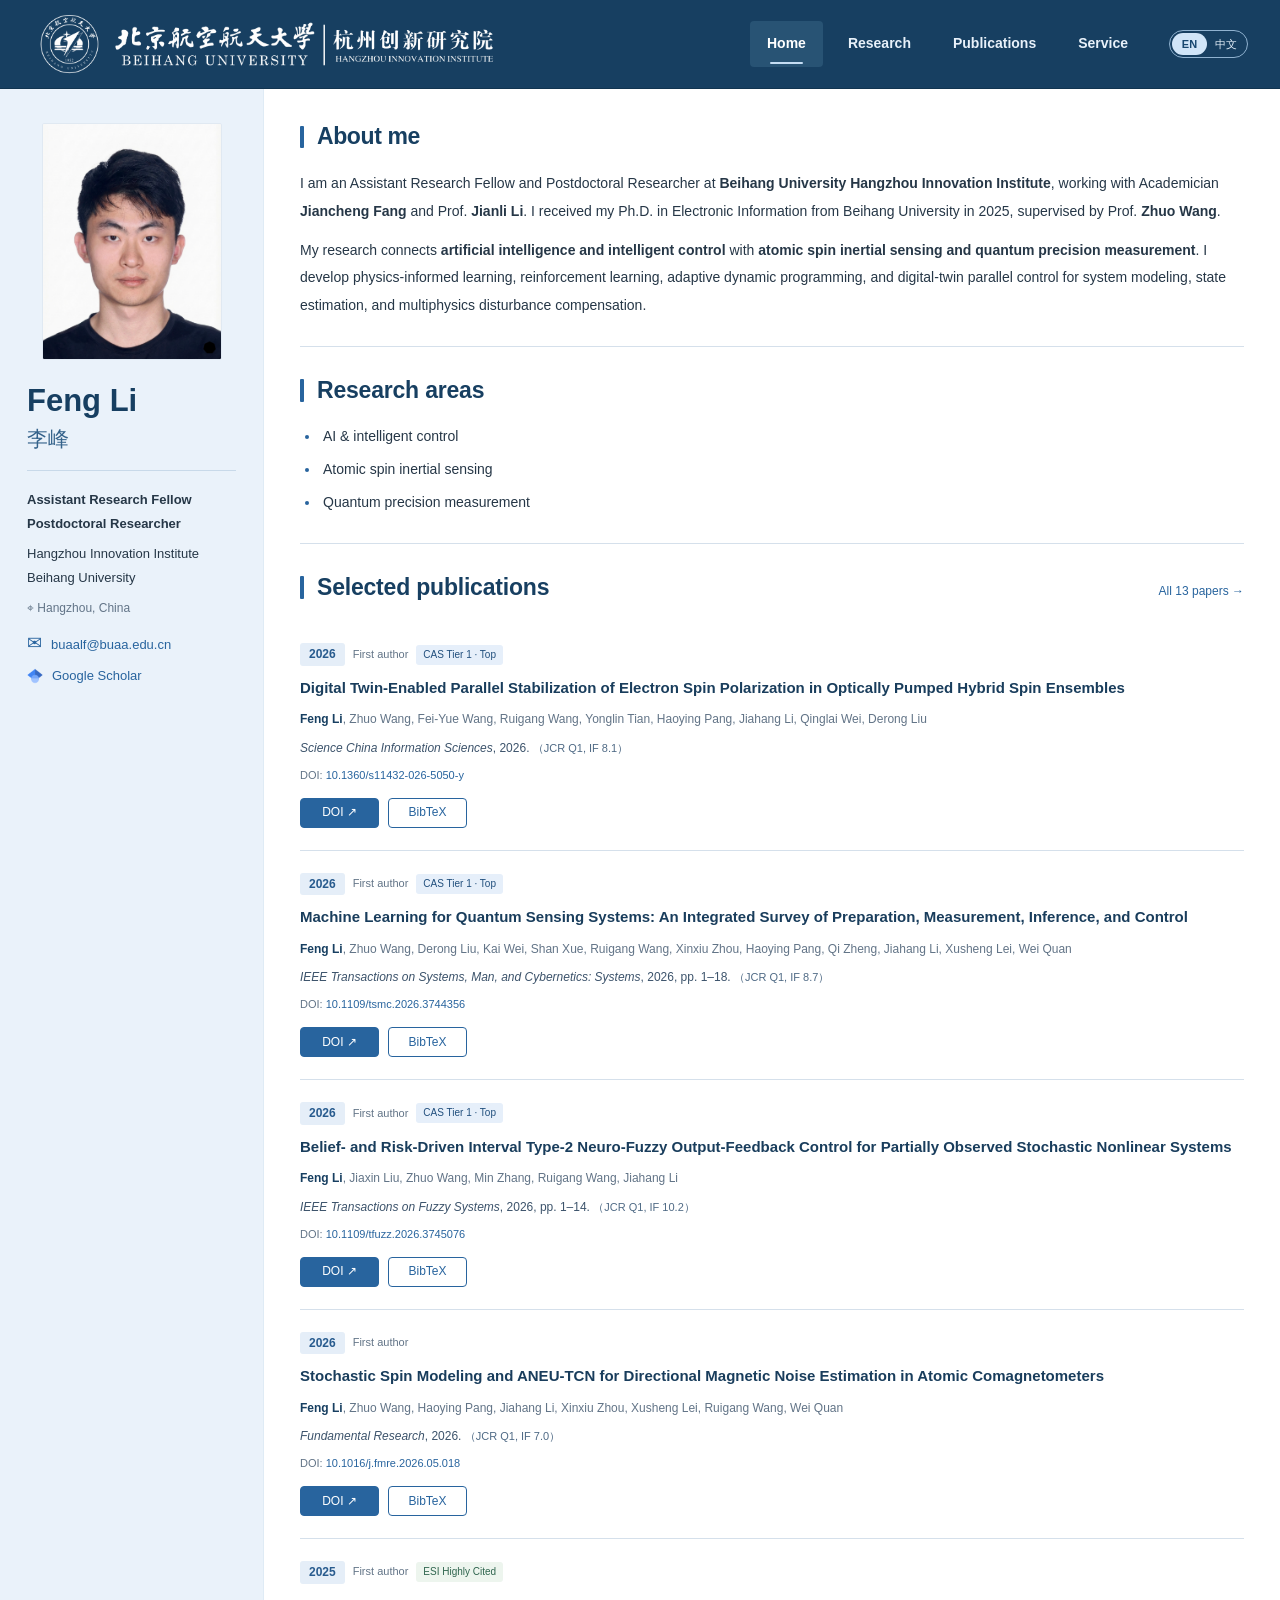
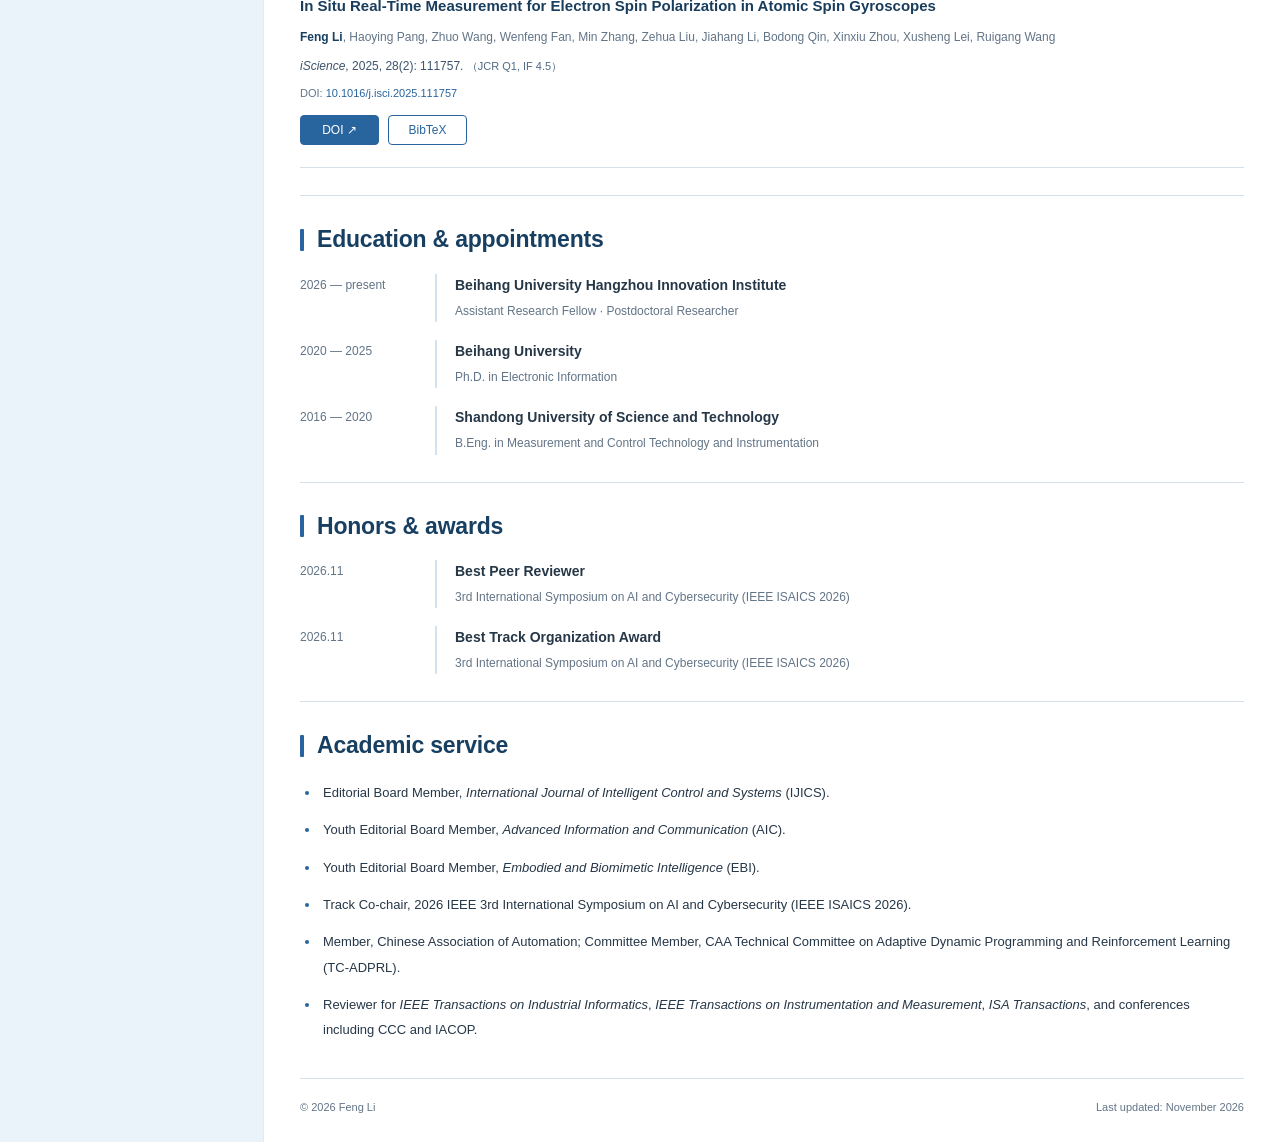
<file: index.html>
<!doctype html>
<html lang="en"><head><meta charset="utf-8"><meta name="viewport" content="width=device-width,initial-scale=1">
<title>Feng Li | Beihang University</title><meta name="description" content="Feng Li (李峰), Assistant Research Fellow and Postdoctoral Researcher at Beihang University Hangzhou Innovation Institute. AI, intelligent control, and quantum precision sensing.">
<link rel="icon" href="assets/beihang-seal.jpg?v=5301e7c4b6" type="image/jpeg" sizes="451x451"><link rel="icon" href="assets/favicon.svg?v=5301e7c4b6" type="image/svg+xml" sizes="any"><link rel="stylesheet" href="assets/style.css?v=7f55d94847">
<script>try{document.documentElement.lang=localStorage.getItem('feng-li-language')==='zh'?'zh':'en'}catch{}</script>
<script defer src="assets/publications.js?v=6a8e5cdddd"></script><script defer src="assets/main.js?v=169845bc36"></script>
<meta property="og:title" content="Feng Li | Beihang University"><meta property="og:description" content="Artificial intelligence, intelligent control, and quantum precision sensing."><meta property="og:type" content="website"><meta property="og:image" content="https://fonx1997.github.io/assets/portrait.jpg">
<link rel="canonical" href="https://fonx1997.github.io/"></head>
<body data-page="home"><a class="skip-link" href="#main"><span data-lang="en">Skip to content</span><span data-lang="zh">跳转到正文</span></a>
<header class="site-header"><div class="header-inner"><div class="institution-brands" role="group" aria-label="所属单位 / Affiliated institutions">
        <img class="institution-logo" src="assets/beihang-hzii-logo.png" width="2745" height="416" alt="">
        <a class="institution-link university-brand" href="https://www.buaa.edu.cn/" target="_blank" rel="noopener noreferrer" aria-label="北京航空航天大学 / Beihang University"></a>
        <a class="institution-link institute-brand" href="https://hzii.buaa.edu.cn/" target="_blank" rel="noopener noreferrer" aria-label="北京航空航天大学杭州创新研究院 / Beihang University Hangzhou Innovation Institute"></a>
      </div><nav aria-label="Main navigation"><a href="index.html" data-nav="home" aria-current="page"><span data-lang="en">Home</span><span data-lang="zh">首页</span></a><a href="research.html" data-nav="research"><span data-lang="en">Research</span><span data-lang="zh">研究方向</span></a><a href="publications.html" data-nav="publications"><span data-lang="en">Publications</span><span data-lang="zh">学术论文</span></a><a href="index.html#service" data-nav="service"><span data-lang="en">Service</span><span data-lang="zh">学术服务</span></a></nav>
<div class="language-switch" role="group" aria-label="Website language"><button type="button" data-set-language="en" aria-label="Read in English">EN</button><button type="button" data-set-language="zh" aria-label="切换为中文">中文</button></div></div></header>
<div class="site-layout"><aside class="profile" aria-label="Researcher profile"><div class="profile-inner">
      <a class="portrait-link" href="index.html" aria-label="Feng Li homepage"><img class="portrait" src="assets/portrait.jpg" width="180" height="237" alt="Feng Li / 李峰"></a>
      <a class="profile-name" href="index.html"><span data-lang="en">Feng Li <span class="name-zh">李峰</span></span><span data-lang="zh">李峰 <span class="name-zh">Feng Li</span></span></a>
      <p class="profile-role"><span data-lang="en">Assistant Research Fellow<br> Postdoctoral Researcher</span><span data-lang="zh">助理研究员（博士后）</span></p>
      <p class="profile-affiliation"><span data-lang="en">Hangzhou Innovation Institute<br> Beihang University</span><span data-lang="zh">北京航空航天大学<br> 杭州创新研究院</span></p>
      <p class="location"><span aria-hidden="true">⌖</span> <span data-lang="en">Hangzhou, China</span><span data-lang="zh">中国 · 杭州</span></p>
      <div class="profile-links">
        <a href="mailto:buaalf@buaa.edu.cn"><span aria-hidden="true">✉</span> buaalf@buaa.edu.cn</a>
        <a href="https://scholar.google.com.hk/citations?hl=zh-CN&amp;user=TNCvefQAAAAJ&amp;view_op=list_works&amp;sortby=pubdate" target="_blank" rel="noopener noreferrer" class="scholar-link"><img class="scholar-icon" src="assets/google-scholar.png" width="16" height="16" alt=""><span data-lang="en">Google Scholar</span><span data-lang="zh">谷歌学术</span></a>
      </div>
    </div></aside><div class="content-column">
<main id="main"><section id="about"><div class="section-title"><h1><span data-lang="en">About me</span><span data-lang="zh">学术简介</span></h1></div><div data-lang="en"><p>I am an Assistant Research Fellow and Postdoctoral Researcher at <strong>Beihang University Hangzhou Innovation Institute</strong>, working with Academician <strong>Jiancheng Fang</strong> and Prof. <strong>Jianli Li</strong>. I received my Ph.D. in Electronic Information from Beihang University in 2025, supervised by Prof. <strong>Zhuo Wang</strong>.</p><p>My research connects <strong>artificial intelligence and intelligent control</strong> with <strong>atomic spin inertial sensing and quantum precision measurement</strong>. I develop physics-informed learning, reinforcement learning, adaptive dynamic programming, and digital-twin parallel control for system modeling, state estimation, and multiphysics disturbance compensation.</p></div><div data-lang="zh"><p>我现任<strong>北京航空航天大学杭州创新研究院助理研究员（博士后）</strong>，合作导师为<strong>房建成院士、李建利教授</strong>。2025 年获北京航空航天大学电子信息博士学位，博士生导师为<strong>王卓教授</strong>。</p><p>我的研究围绕<strong>人工智能与智能控制算法</strong>及其在<strong>原子自旋惯性测量、量子精密测量</strong>中的应用展开，重点研究物理约束深度学习、强化学习、自适应动态规划与数字孪生平行控制，开展系统建模、状态估计及多物理场耦合扰动补偿。</p></div></section><section id="research-areas"><div class="section-title"><h2><span data-lang="en">Research areas</span><span data-lang="zh">研究方向</span></h2></div><ul class="home-directions"><li><span data-lang="en">AI & intelligent control</span><span data-lang="zh">人工智能与智能控制</span></li><li><span data-lang="en">Atomic spin inertial sensing</span><span data-lang="zh">原子自旋惯性测量</span></li><li><span data-lang="en">Quantum precision measurement</span><span data-lang="zh">量子精密测量</span></li></ul></section><section><div class="section-title"><h2><span data-lang="en">Selected publications</span><span data-lang="zh">代表性论文</span></h2><a href="publications.html"><span data-lang="en">All 13 papers →</span><span data-lang="zh">全部 13 篇 →</span></a></div><article class="publication" id="paper-scis" data-year="2026" data-search="Digital Twin-Enabled Parallel Stabilization of Electron Spin Polarization in Optically Pumped Hybrid Spin Ensembles Science China Information Sciences first parallel quantum">
      <div class="publication-topline"><span class="publication-year">2026</span><span class="role"><span data-lang="en">First author</span><span data-lang="zh">第一作者</span></span><span class="badge top"><span data-lang="en">CAS Tier 1 · Top</span><span data-lang="zh">中科院一区 Top</span></span></div>
      <h3><a href="https://www.sciengine.com/doi/10.1360/s11432-026-5050-y" target="_blank" rel="noopener noreferrer">Digital Twin-Enabled Parallel Stabilization of Electron Spin Polarization in Optically Pumped Hybrid Spin Ensembles</a></h3><p class="authors"><strong>Feng Li</strong>, Zhuo Wang, Fei-Yue Wang, Ruigang Wang, Yonglin Tian, Haoying Pang, Jiahang Li, Qinglai Wei, Derong Liu</p>
      <p class="journal"><i>Science China Information Sciences</i>, 2026. <span class="metrics">（JCR Q1, IF 8.1）</span></p><p class="publication-doi">DOI: <a href="https://doi.org/10.1360/s11432-026-5050-y" target="_blank" rel="noopener noreferrer">10.1360/s11432-026-5050-y</a></p><div class="publication-actions"><a href="https://doi.org/10.1360/s11432-026-5050-y" target="_blank" rel="noopener noreferrer" class="paper-button">DOI ↗</a><button class="text-button" type="button" data-bibtex="scis">BibTeX</button></div>
    </article><article class="publication" id="paper-tsmcs" data-year="2026" data-search="Machine Learning for Quantum Sensing Systems: An Integrated Survey of Preparation, Measurement, Inference, and Control IEEE Transactions on Systems, Man, and Cybernetics: Systems first learning quantum">
      <div class="publication-topline"><span class="publication-year">2026</span><span class="role"><span data-lang="en">First author</span><span data-lang="zh">第一作者</span></span><span class="badge top"><span data-lang="en">CAS Tier 1 · Top</span><span data-lang="zh">中科院一区 Top</span></span></div>
      <h3><a href="https://doi.org/10.1109/tsmc.2026.3744356" target="_blank" rel="noopener noreferrer">Machine Learning for Quantum Sensing Systems: An Integrated Survey of Preparation, Measurement, Inference, and Control</a></h3><p class="authors"><strong>Feng Li</strong>, Zhuo Wang, Derong Liu, Kai Wei, Shan Xue, Ruigang Wang, Xinxiu Zhou, Haoying Pang, Qi Zheng, Jiahang Li, Xusheng Lei, Wei Quan</p>
      <p class="journal"><i>IEEE Transactions on Systems, Man, and Cybernetics: Systems</i>, 2026, pp. 1–18. <span class="metrics">（JCR Q1, IF 8.7）</span></p><p class="publication-doi">DOI: <a href="https://doi.org/10.1109/tsmc.2026.3744356" target="_blank" rel="noopener noreferrer">10.1109/tsmc.2026.3744356</a></p><div class="publication-actions"><a href="https://doi.org/10.1109/tsmc.2026.3744356" target="_blank" rel="noopener noreferrer" class="paper-button">DOI ↗</a><button class="text-button" type="button" data-bibtex="tsmcs">BibTeX</button></div>
    </article><article class="publication" id="paper-tfs" data-year="2026" data-search="Belief- and Risk-Driven Interval Type-2 Neuro-Fuzzy Output-Feedback Control for Partially Observed Stochastic Nonlinear Systems IEEE Transactions on Fuzzy Systems first learning control">
      <div class="publication-topline"><span class="publication-year">2026</span><span class="role"><span data-lang="en">First author</span><span data-lang="zh">第一作者</span></span><span class="badge top"><span data-lang="en">CAS Tier 1 · Top</span><span data-lang="zh">中科院一区 Top</span></span></div>
      <h3><a href="https://doi.org/10.1109/tfuzz.2026.3745076" target="_blank" rel="noopener noreferrer">Belief- and Risk-Driven Interval Type-2 Neuro-Fuzzy Output-Feedback Control for Partially Observed Stochastic Nonlinear Systems</a></h3><p class="authors"><strong>Feng Li</strong>, Jiaxin Liu, Zhuo Wang, Min Zhang, Ruigang Wang, Jiahang Li</p>
      <p class="journal"><i>IEEE Transactions on Fuzzy Systems</i>, 2026, pp. 1–14. <span class="metrics">（JCR Q1, IF 10.2）</span></p><p class="publication-doi">DOI: <a href="https://doi.org/10.1109/tfuzz.2026.3745076" target="_blank" rel="noopener noreferrer">10.1109/tfuzz.2026.3745076</a></p><div class="publication-actions"><a href="https://doi.org/10.1109/tfuzz.2026.3745076" target="_blank" rel="noopener noreferrer" class="paper-button">DOI ↗</a><button class="text-button" type="button" data-bibtex="tfs">BibTeX</button></div>
    </article><article class="publication" id="paper-fr" data-year="2026" data-search="Stochastic Spin Modeling and ANEU-TCN for Directional Magnetic Noise Estimation in Atomic Comagnetometers Fundamental Research first learning quantum">
      <div class="publication-topline"><span class="publication-year">2026</span><span class="role"><span data-lang="en">First author</span><span data-lang="zh">第一作者</span></span></div>
      <h3><a href="https://doi.org/10.1016/j.fmre.2026.05.018" target="_blank" rel="noopener noreferrer">Stochastic Spin Modeling and ANEU-TCN for Directional Magnetic Noise Estimation in Atomic Comagnetometers</a></h3><p class="authors"><strong>Feng Li</strong>, Zhuo Wang, Haoying Pang, Jiahang Li, Xinxiu Zhou, Xusheng Lei, Ruigang Wang, Wei Quan</p>
      <p class="journal"><i>Fundamental Research</i>, 2026. <span class="metrics">（JCR Q1, IF 7.0）</span></p><p class="publication-doi">DOI: <a href="https://doi.org/10.1016/j.fmre.2026.05.018" target="_blank" rel="noopener noreferrer">10.1016/j.fmre.2026.05.018</a></p><div class="publication-actions"><a href="https://doi.org/10.1016/j.fmre.2026.05.018" target="_blank" rel="noopener noreferrer" class="paper-button">DOI ↗</a><button class="text-button" type="button" data-bibtex="fr">BibTeX</button></div>
    </article><article class="publication" id="paper-iscience" data-year="2025" data-search="In Situ Real-Time Measurement for Electron Spin Polarization in Atomic Spin Gyroscopes iScience first quantum">
      <div class="publication-topline"><span class="publication-year">2025</span><span class="role"><span data-lang="en">First author</span><span data-lang="zh">第一作者</span></span><span class="badge cited"><span data-lang="en">ESI Highly Cited</span><span data-lang="zh">ESI 高被引</span></span></div>
      <h3><a href="https://doi.org/10.1016/j.isci.2025.111757" target="_blank" rel="noopener noreferrer">In Situ Real-Time Measurement for Electron Spin Polarization in Atomic Spin Gyroscopes</a></h3><p class="authors"><strong>Feng Li</strong>, Haoying Pang, Zhuo Wang, Wenfeng Fan, Min Zhang, Zehua Liu, Jiahang Li, Bodong Qin, Xinxiu Zhou, Xusheng Lei, Ruigang Wang</p>
      <p class="journal"><i>iScience</i>, 2025, 28(2): 111757. <span class="metrics">（JCR Q1, IF 4.5）</span></p><p class="publication-doi">DOI: <a href="https://doi.org/10.1016/j.isci.2025.111757" target="_blank" rel="noopener noreferrer">10.1016/j.isci.2025.111757</a></p><div class="publication-actions"><a href="https://doi.org/10.1016/j.isci.2025.111757" target="_blank" rel="noopener noreferrer" class="paper-button">DOI ↗</a><button class="text-button" type="button" data-bibtex="iscience">BibTeX</button></div>
    </article></section><section><div class="section-title"><h2><span data-lang="en">Education & appointments</span><span data-lang="zh">教育及工作经历</span></h2></div><ol class="timeline">
<li><span class="timeline-date">2026 — <span data-lang="en">present</span><span data-lang="zh">至今</span></span><div><h3><span data-lang="en">Beihang University Hangzhou Innovation Institute</span><span data-lang="zh">北京航空航天大学杭州创新研究院</span></h3><p><span data-lang="en">Assistant Research Fellow · Postdoctoral Researcher</span><span data-lang="zh">助理研究员（博士后）</span></p></div></li>
<li><span class="timeline-date">2020 — 2025</span><div><h3><span data-lang="en">Beihang University</span><span data-lang="zh">北京航空航天大学</span></h3><p><span data-lang="en">Ph.D. in Electronic Information</span><span data-lang="zh">电子信息 · 工学博士</span></p></div></li>
<li><span class="timeline-date">2016 — 2020</span><div><h3><span data-lang="en">Shandong University of Science and Technology</span><span data-lang="zh">山东科技大学</span></h3><p><span data-lang="en">B.Eng. in Measurement and Control Technology and Instrumentation</span><span data-lang="zh">测控技术与仪器 · 工学学士</span></p></div></li></ol></section><section id="honors"><div class="section-title"><h2><span data-lang="en">Honors & awards</span><span data-lang="zh">荣誉与奖励</span></h2></div><ol class="timeline">
<li><span class="timeline-date">2026.11</span><div><h3><span data-lang="en">Best Peer Reviewer</span><span data-lang="zh">最佳审稿人奖</span></h3><p><span data-lang="en">3rd International Symposium on AI and Cybersecurity (IEEE ISAICS 2026)</span><span data-lang="zh">2026 年 IEEE 第三届人工智能与网络安全国际会议（IEEE ISAICS 2026）</span></p></div></li>
<li><span class="timeline-date">2026.11</span><div><h3><span data-lang="en">Best Track Organization Award</span><span data-lang="zh">最佳分论坛组织奖</span></h3><p><span data-lang="en">3rd International Symposium on AI and Cybersecurity (IEEE ISAICS 2026)</span><span data-lang="zh">2026 年 IEEE 第三届人工智能与网络安全国际会议（IEEE ISAICS 2026）</span></p></div></li></ol></section><section id="service"><div class="section-title"><h2><span data-lang="en">Academic service</span><span data-lang="zh">学术服务</span></h2></div><ul class="service-list">
<li><span data-lang="en">Editorial Board Member</span><span data-lang="zh">编委</span>, <i>International Journal of Intelligent Control and Systems</i> (IJICS).</li>
<li><span data-lang="en">Youth Editorial Board Member</span><span data-lang="zh">青年编委</span>, <i>Advanced Information and Communication</i> (AIC).</li>
<li><span data-lang="en">Youth Editorial Board Member</span><span data-lang="zh">青年编委</span>, <i>Embodied and Biomimetic Intelligence</i> (EBI).</li>
<li><span data-lang="en">Track Co-chair, 2026 IEEE 3rd International Symposium on AI and Cybersecurity (IEEE ISAICS 2026).</span><span data-lang="zh">2026 年 IEEE 第三届人工智能与网络安全国际会议（IEEE ISAICS 2026）分论坛主席。</span></li>
<li><span data-lang="en">Member, Chinese Association of Automation; Committee Member, CAA Technical Committee on Adaptive Dynamic Programming and Reinforcement Learning (TC-ADPRL).</span><span data-lang="zh">中国自动化学会会员；中国自动化学会自适应动态规划与强化学习（ADPRL）专业委员会委员。</span></li>
<li><span data-lang="en">Reviewer for <i>IEEE Transactions on Industrial Informatics</i>, <i>IEEE Transactions on Instrumentation and Measurement</i>, <i>ISA Transactions</i>, and conferences including CCC and IACOP.</span><span data-lang="zh">担任 <i>IEEE Transactions on Industrial Informatics</i>、<i>IEEE Transactions on Instrumentation and Measurement</i>、<i>ISA Transactions</i> 等期刊及 CCC、IACOP 等会议审稿人。</span></li></ul></section></main><footer><span>© 2026 Feng Li</span><span><span data-lang="en">Last updated: November 2026</span><span data-lang="zh">更新于 2026 年 11 月</span></span></footer></div></div>
<dialog id="bibtex-dialog" aria-labelledby="bibtex-title"><div class="dialog-heading"><h2 id="bibtex-title">BibTeX</h2><button id="close-bibtex" class="close-button" type="button" aria-label="Close BibTeX">×</button></div><p id="bibtex-paper-title"></p><pre id="bibtex-code" tabindex="0"></pre><div class="dialog-actions"><a id="download-bibtex" download>Download .bib</a><button class="primary-button" id="copy-bibtex" type="button"><span data-lang="en">Copy BibTeX</span><span data-lang="zh">复制 BibTeX</span></button></div><p id="copy-status" class="copy-status" role="status" aria-live="polite"></p></dialog>
</body></html>
</file>
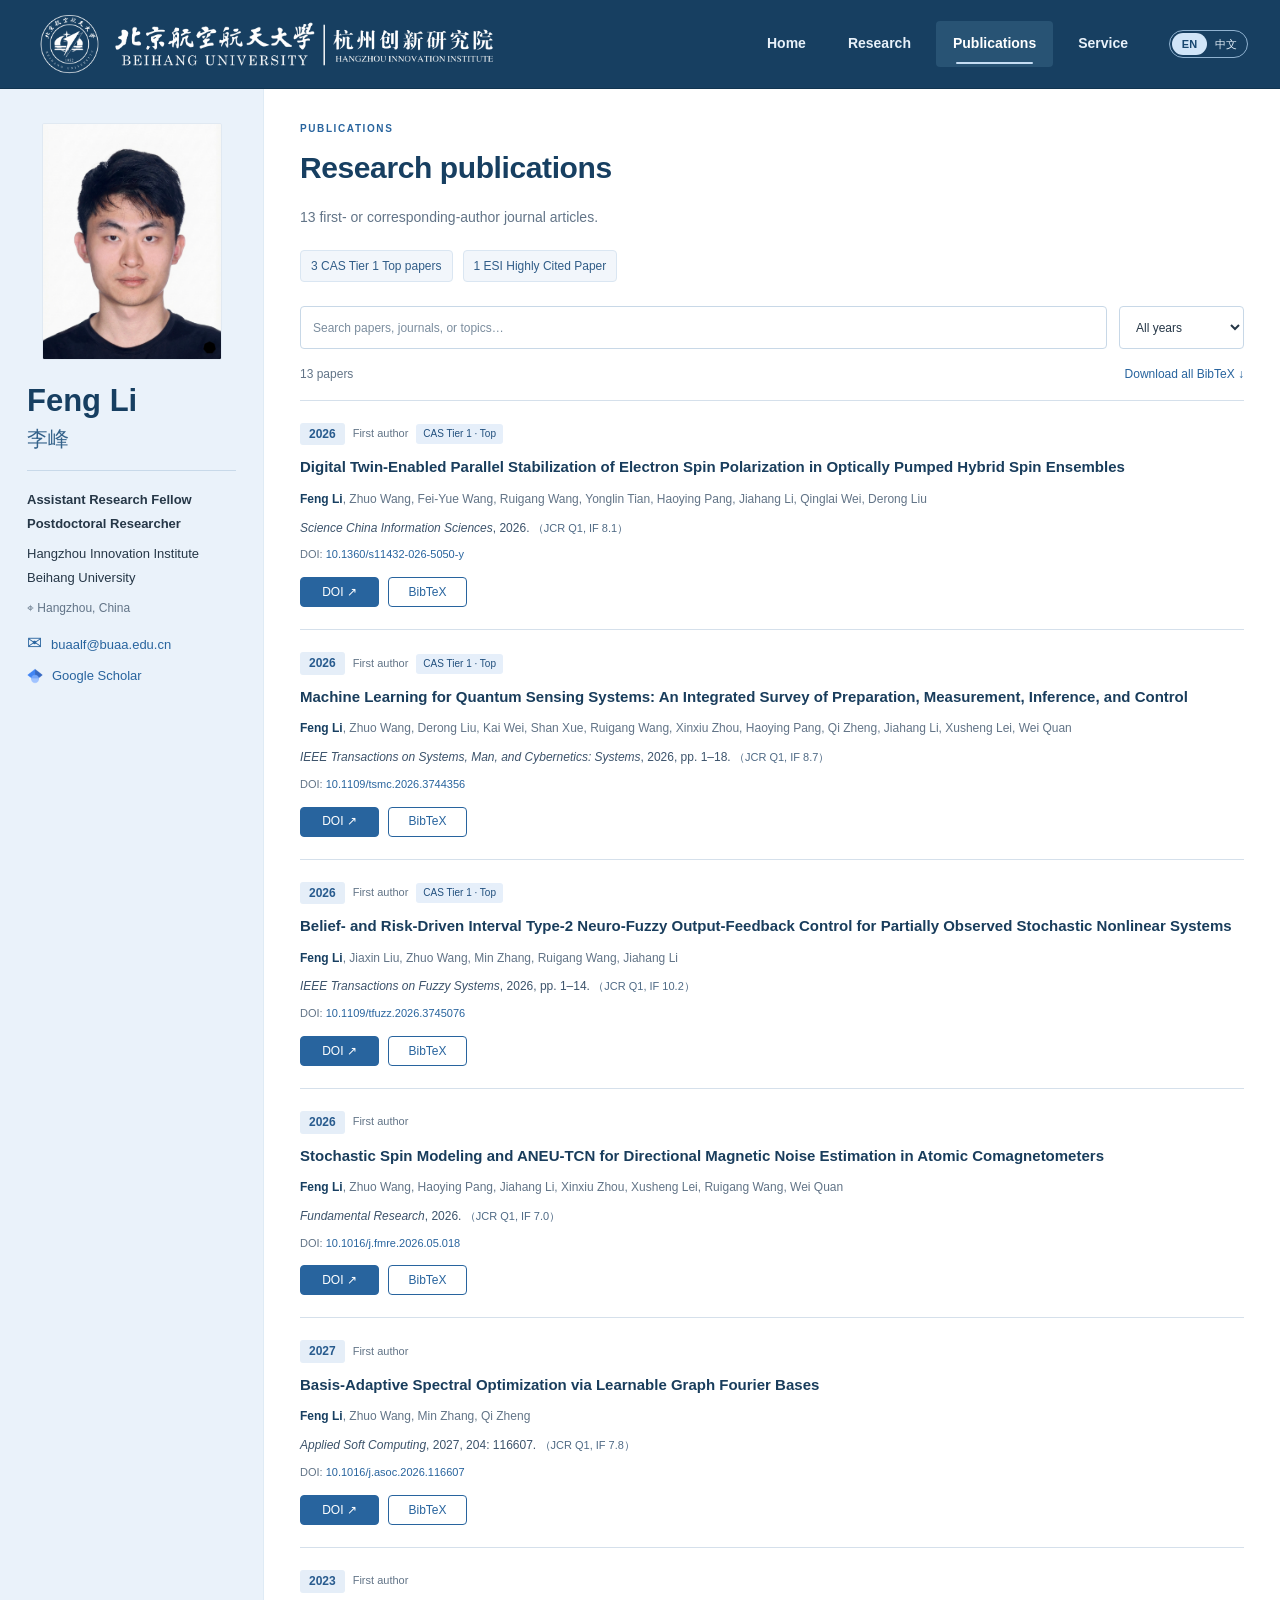
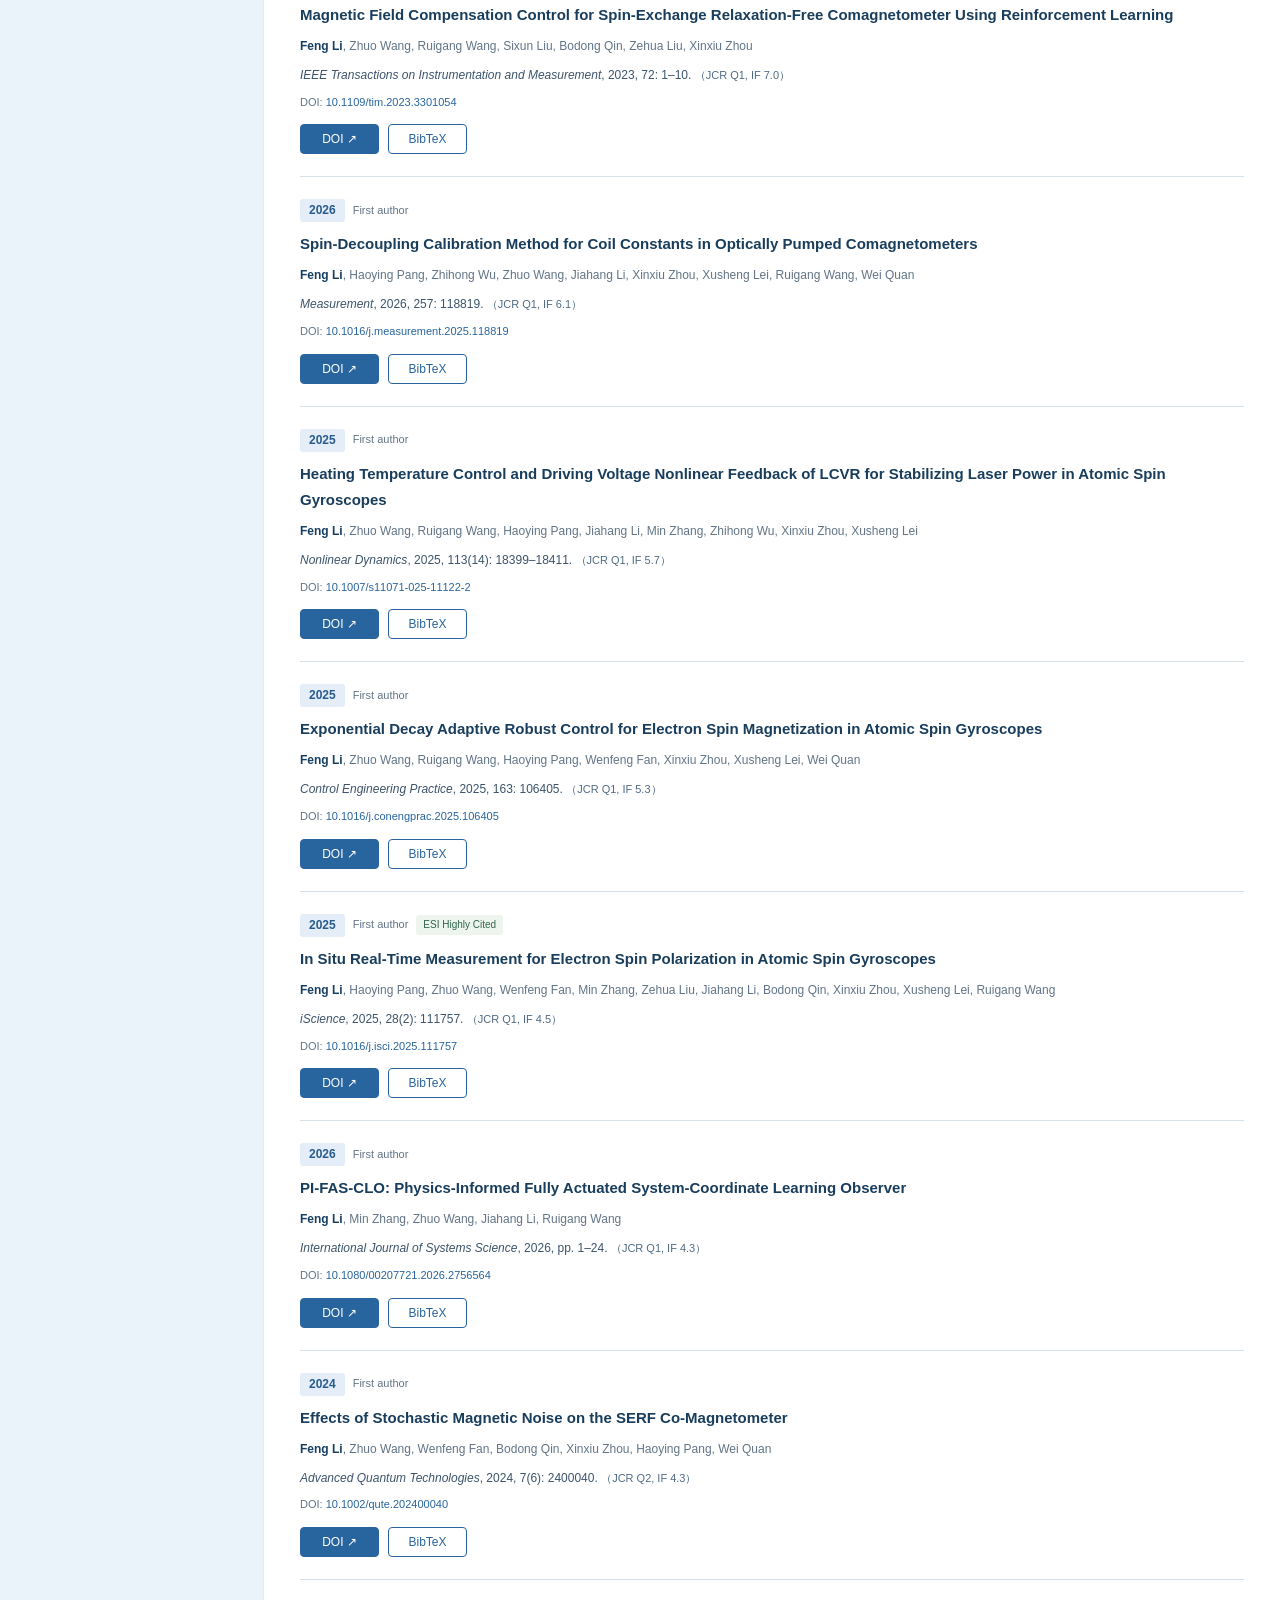
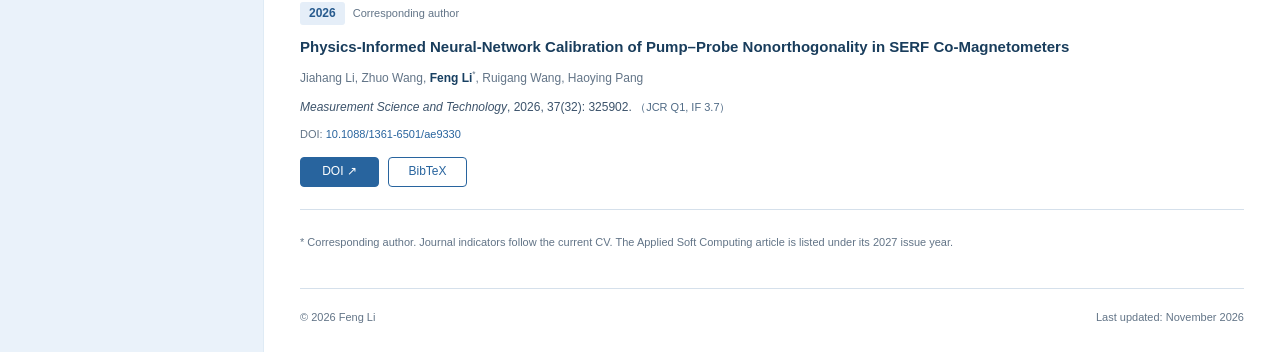
<file: publications.html>
<!doctype html>
<html lang="en"><head><meta charset="utf-8"><meta name="viewport" content="width=device-width,initial-scale=1">
<title>Publications | Feng Li</title><meta name="description" content="Feng Li (李峰), Assistant Research Fellow and Postdoctoral Researcher at Beihang University Hangzhou Innovation Institute. AI, intelligent control, and quantum precision sensing.">
<link rel="icon" href="assets/beihang-seal.jpg?v=5301e7c4b6" type="image/jpeg" sizes="451x451"><link rel="icon" href="assets/favicon.svg?v=5301e7c4b6" type="image/svg+xml" sizes="any"><link rel="stylesheet" href="assets/style.css?v=7f55d94847">
<script>try{document.documentElement.lang=localStorage.getItem('feng-li-language')==='zh'?'zh':'en'}catch{}</script>
<script defer src="assets/publications.js?v=6a8e5cdddd"></script><script defer src="assets/main.js?v=169845bc36"></script>
<meta property="og:title" content="Feng Li | Beihang University"><meta property="og:description" content="Artificial intelligence, intelligent control, and quantum precision sensing."><meta property="og:type" content="website"><meta property="og:image" content="https://fonx1997.github.io/assets/portrait.jpg">
<link rel="canonical" href="https://fonx1997.github.io/publications.html"></head>
<body data-page="publications"><a class="skip-link" href="#main"><span data-lang="en">Skip to content</span><span data-lang="zh">跳转到正文</span></a>
<header class="site-header"><div class="header-inner"><div class="institution-brands" role="group" aria-label="所属单位 / Affiliated institutions">
        <img class="institution-logo" src="assets/beihang-hzii-logo.png" width="2745" height="416" alt="">
        <a class="institution-link university-brand" href="https://www.buaa.edu.cn/" target="_blank" rel="noopener noreferrer" aria-label="北京航空航天大学 / Beihang University"></a>
        <a class="institution-link institute-brand" href="https://hzii.buaa.edu.cn/" target="_blank" rel="noopener noreferrer" aria-label="北京航空航天大学杭州创新研究院 / Beihang University Hangzhou Innovation Institute"></a>
      </div><nav aria-label="Main navigation"><a href="index.html" data-nav="home"><span data-lang="en">Home</span><span data-lang="zh">首页</span></a><a href="research.html" data-nav="research"><span data-lang="en">Research</span><span data-lang="zh">研究方向</span></a><a href="publications.html" data-nav="publications" aria-current="page"><span data-lang="en">Publications</span><span data-lang="zh">学术论文</span></a><a href="index.html#service" data-nav="service"><span data-lang="en">Service</span><span data-lang="zh">学术服务</span></a></nav>
<div class="language-switch" role="group" aria-label="Website language"><button type="button" data-set-language="en" aria-label="Read in English">EN</button><button type="button" data-set-language="zh" aria-label="切换为中文">中文</button></div></div></header>
<div class="site-layout"><aside class="profile" aria-label="Researcher profile"><div class="profile-inner">
      <a class="portrait-link" href="index.html" aria-label="Feng Li homepage"><img class="portrait" src="assets/portrait.jpg" width="180" height="237" alt="Feng Li / 李峰"></a>
      <a class="profile-name" href="index.html"><span data-lang="en">Feng Li <span class="name-zh">李峰</span></span><span data-lang="zh">李峰 <span class="name-zh">Feng Li</span></span></a>
      <p class="profile-role"><span data-lang="en">Assistant Research Fellow<br> Postdoctoral Researcher</span><span data-lang="zh">助理研究员（博士后）</span></p>
      <p class="profile-affiliation"><span data-lang="en">Hangzhou Innovation Institute<br> Beihang University</span><span data-lang="zh">北京航空航天大学<br> 杭州创新研究院</span></p>
      <p class="location"><span aria-hidden="true">⌖</span> <span data-lang="en">Hangzhou, China</span><span data-lang="zh">中国 · 杭州</span></p>
      <div class="profile-links">
        <a href="mailto:buaalf@buaa.edu.cn"><span aria-hidden="true">✉</span> buaalf@buaa.edu.cn</a>
        <a href="https://scholar.google.com.hk/citations?hl=zh-CN&amp;user=TNCvefQAAAAJ&amp;view_op=list_works&amp;sortby=pubdate" target="_blank" rel="noopener noreferrer" class="scholar-link"><img class="scholar-icon" src="assets/google-scholar.png" width="16" height="16" alt=""><span data-lang="en">Google Scholar</span><span data-lang="zh">谷歌学术</span></a>
      </div>
    </div></aside><div class="content-column">
<main id="main"><p class="eyebrow"><span data-lang="en">PUBLICATIONS</span><span data-lang="zh">学术论文</span></p><h1><span data-lang="en">Research publications</span><span data-lang="zh">主要论著</span></h1><p class="page-intro"><span data-lang="en">13 first- or corresponding-author journal articles.</span><span data-lang="zh">第一／通讯作者期刊论文 13 篇。</span></p><div class="publication-summary"><span><span data-lang="en">3 CAS Tier 1 Top papers</span><span data-lang="zh">中科院一区 Top 论文 3 篇</span></span><span><span data-lang="en">1 ESI Highly Cited Paper</span><span data-lang="zh">ESI 高被引论文 1 篇</span></span></div><div class="publication-toolbar"><label class="search-label"><span class="visually-hidden"><span data-lang="en">Search publications</span><span data-lang="zh">检索论文</span></span><input type="search" id="publication-search" placeholder="Search papers, journals, or topics…" autocomplete="off"></label><label><span class="visually-hidden"><span data-lang="en">Publication year</span><span data-lang="zh">发表年份</span></span><select id="publication-year"><option value="all">All years / 全部年份</option><option value="2027">2027</option><option value="2026">2026</option><option value="2025">2025</option><option value="2024">2024</option><option value="2023">2023</option></select></label></div><div class="publication-list-info"><span id="publication-count" role="status">13 papers</span><a href="assets/bibtex/Feng-Li-publications.bib" download="Feng-Li-publications.bib"><span data-lang="en">Download all BibTeX ↓</span><span data-lang="zh">下载全部 BibTeX ↓</span></a></div><div id="publication-list"><article class="publication" id="paper-scis" data-year="2026" data-search="Digital Twin-Enabled Parallel Stabilization of Electron Spin Polarization in Optically Pumped Hybrid Spin Ensembles Science China Information Sciences first parallel quantum">
      <div class="publication-topline"><span class="publication-year">2026</span><span class="role"><span data-lang="en">First author</span><span data-lang="zh">第一作者</span></span><span class="badge top"><span data-lang="en">CAS Tier 1 · Top</span><span data-lang="zh">中科院一区 Top</span></span></div>
      <h3><a href="https://www.sciengine.com/doi/10.1360/s11432-026-5050-y" target="_blank" rel="noopener noreferrer">Digital Twin-Enabled Parallel Stabilization of Electron Spin Polarization in Optically Pumped Hybrid Spin Ensembles</a></h3><p class="authors"><strong>Feng Li</strong>, Zhuo Wang, Fei-Yue Wang, Ruigang Wang, Yonglin Tian, Haoying Pang, Jiahang Li, Qinglai Wei, Derong Liu</p>
      <p class="journal"><i>Science China Information Sciences</i>, 2026. <span class="metrics">（JCR Q1, IF 8.1）</span></p><p class="publication-doi">DOI: <a href="https://doi.org/10.1360/s11432-026-5050-y" target="_blank" rel="noopener noreferrer">10.1360/s11432-026-5050-y</a></p><div class="publication-actions"><a href="https://doi.org/10.1360/s11432-026-5050-y" target="_blank" rel="noopener noreferrer" class="paper-button">DOI ↗</a><button class="text-button" type="button" data-bibtex="scis">BibTeX</button></div>
    </article><article class="publication" id="paper-tsmcs" data-year="2026" data-search="Machine Learning for Quantum Sensing Systems: An Integrated Survey of Preparation, Measurement, Inference, and Control IEEE Transactions on Systems, Man, and Cybernetics: Systems first learning quantum">
      <div class="publication-topline"><span class="publication-year">2026</span><span class="role"><span data-lang="en">First author</span><span data-lang="zh">第一作者</span></span><span class="badge top"><span data-lang="en">CAS Tier 1 · Top</span><span data-lang="zh">中科院一区 Top</span></span></div>
      <h3><a href="https://doi.org/10.1109/tsmc.2026.3744356" target="_blank" rel="noopener noreferrer">Machine Learning for Quantum Sensing Systems: An Integrated Survey of Preparation, Measurement, Inference, and Control</a></h3><p class="authors"><strong>Feng Li</strong>, Zhuo Wang, Derong Liu, Kai Wei, Shan Xue, Ruigang Wang, Xinxiu Zhou, Haoying Pang, Qi Zheng, Jiahang Li, Xusheng Lei, Wei Quan</p>
      <p class="journal"><i>IEEE Transactions on Systems, Man, and Cybernetics: Systems</i>, 2026, pp. 1–18. <span class="metrics">（JCR Q1, IF 8.7）</span></p><p class="publication-doi">DOI: <a href="https://doi.org/10.1109/tsmc.2026.3744356" target="_blank" rel="noopener noreferrer">10.1109/tsmc.2026.3744356</a></p><div class="publication-actions"><a href="https://doi.org/10.1109/tsmc.2026.3744356" target="_blank" rel="noopener noreferrer" class="paper-button">DOI ↗</a><button class="text-button" type="button" data-bibtex="tsmcs">BibTeX</button></div>
    </article><article class="publication" id="paper-tfs" data-year="2026" data-search="Belief- and Risk-Driven Interval Type-2 Neuro-Fuzzy Output-Feedback Control for Partially Observed Stochastic Nonlinear Systems IEEE Transactions on Fuzzy Systems first learning control">
      <div class="publication-topline"><span class="publication-year">2026</span><span class="role"><span data-lang="en">First author</span><span data-lang="zh">第一作者</span></span><span class="badge top"><span data-lang="en">CAS Tier 1 · Top</span><span data-lang="zh">中科院一区 Top</span></span></div>
      <h3><a href="https://doi.org/10.1109/tfuzz.2026.3745076" target="_blank" rel="noopener noreferrer">Belief- and Risk-Driven Interval Type-2 Neuro-Fuzzy Output-Feedback Control for Partially Observed Stochastic Nonlinear Systems</a></h3><p class="authors"><strong>Feng Li</strong>, Jiaxin Liu, Zhuo Wang, Min Zhang, Ruigang Wang, Jiahang Li</p>
      <p class="journal"><i>IEEE Transactions on Fuzzy Systems</i>, 2026, pp. 1–14. <span class="metrics">（JCR Q1, IF 10.2）</span></p><p class="publication-doi">DOI: <a href="https://doi.org/10.1109/tfuzz.2026.3745076" target="_blank" rel="noopener noreferrer">10.1109/tfuzz.2026.3745076</a></p><div class="publication-actions"><a href="https://doi.org/10.1109/tfuzz.2026.3745076" target="_blank" rel="noopener noreferrer" class="paper-button">DOI ↗</a><button class="text-button" type="button" data-bibtex="tfs">BibTeX</button></div>
    </article><article class="publication" id="paper-fr" data-year="2026" data-search="Stochastic Spin Modeling and ANEU-TCN for Directional Magnetic Noise Estimation in Atomic Comagnetometers Fundamental Research first learning quantum">
      <div class="publication-topline"><span class="publication-year">2026</span><span class="role"><span data-lang="en">First author</span><span data-lang="zh">第一作者</span></span></div>
      <h3><a href="https://doi.org/10.1016/j.fmre.2026.05.018" target="_blank" rel="noopener noreferrer">Stochastic Spin Modeling and ANEU-TCN for Directional Magnetic Noise Estimation in Atomic Comagnetometers</a></h3><p class="authors"><strong>Feng Li</strong>, Zhuo Wang, Haoying Pang, Jiahang Li, Xinxiu Zhou, Xusheng Lei, Ruigang Wang, Wei Quan</p>
      <p class="journal"><i>Fundamental Research</i>, 2026. <span class="metrics">（JCR Q1, IF 7.0）</span></p><p class="publication-doi">DOI: <a href="https://doi.org/10.1016/j.fmre.2026.05.018" target="_blank" rel="noopener noreferrer">10.1016/j.fmre.2026.05.018</a></p><div class="publication-actions"><a href="https://doi.org/10.1016/j.fmre.2026.05.018" target="_blank" rel="noopener noreferrer" class="paper-button">DOI ↗</a><button class="text-button" type="button" data-bibtex="fr">BibTeX</button></div>
    </article><article class="publication" id="paper-asc" data-year="2027" data-search="Basis-Adaptive Spectral Optimization via Learnable Graph Fourier Bases Applied Soft Computing first learning">
      <div class="publication-topline"><span class="publication-year">2027</span><span class="role"><span data-lang="en">First author</span><span data-lang="zh">第一作者</span></span></div>
      <h3><a href="https://doi.org/10.1016/j.asoc.2026.116607" target="_blank" rel="noopener noreferrer">Basis-Adaptive Spectral Optimization via Learnable Graph Fourier Bases</a></h3><p class="authors"><strong>Feng Li</strong>, Zhuo Wang, Min Zhang, Qi Zheng</p>
      <p class="journal"><i>Applied Soft Computing</i>, 2027, 204: 116607. <span class="metrics">（JCR Q1, IF 7.8）</span></p><p class="publication-doi">DOI: <a href="https://doi.org/10.1016/j.asoc.2026.116607" target="_blank" rel="noopener noreferrer">10.1016/j.asoc.2026.116607</a></p><div class="publication-actions"><a href="https://doi.org/10.1016/j.asoc.2026.116607" target="_blank" rel="noopener noreferrer" class="paper-button">DOI ↗</a><button class="text-button" type="button" data-bibtex="asc">BibTeX</button></div>
    </article><article class="publication" id="paper-tim" data-year="2023" data-search="Magnetic Field Compensation Control for Spin-Exchange Relaxation-Free Comagnetometer Using Reinforcement Learning IEEE Transactions on Instrumentation and Measurement first learning control quantum">
      <div class="publication-topline"><span class="publication-year">2023</span><span class="role"><span data-lang="en">First author</span><span data-lang="zh">第一作者</span></span></div>
      <h3><a href="https://doi.org/10.1109/tim.2023.3301054" target="_blank" rel="noopener noreferrer">Magnetic Field Compensation Control for Spin-Exchange Relaxation-Free Comagnetometer Using Reinforcement Learning</a></h3><p class="authors"><strong>Feng Li</strong>, Zhuo Wang, Ruigang Wang, Sixun Liu, Bodong Qin, Zehua Liu, Xinxiu Zhou</p>
      <p class="journal"><i>IEEE Transactions on Instrumentation and Measurement</i>, 2023, 72: 1–10. <span class="metrics">（JCR Q1, IF 7.0）</span></p><p class="publication-doi">DOI: <a href="https://doi.org/10.1109/tim.2023.3301054" target="_blank" rel="noopener noreferrer">10.1109/tim.2023.3301054</a></p><div class="publication-actions"><a href="https://doi.org/10.1109/tim.2023.3301054" target="_blank" rel="noopener noreferrer" class="paper-button">DOI ↗</a><button class="text-button" type="button" data-bibtex="tim">BibTeX</button></div>
    </article><article class="publication" id="paper-measurement" data-year="2026" data-search="Spin-Decoupling Calibration Method for Coil Constants in Optically Pumped Comagnetometers Measurement first quantum">
      <div class="publication-topline"><span class="publication-year">2026</span><span class="role"><span data-lang="en">First author</span><span data-lang="zh">第一作者</span></span></div>
      <h3><a href="https://doi.org/10.1016/j.measurement.2025.118819" target="_blank" rel="noopener noreferrer">Spin-Decoupling Calibration Method for Coil Constants in Optically Pumped Comagnetometers</a></h3><p class="authors"><strong>Feng Li</strong>, Haoying Pang, Zhihong Wu, Zhuo Wang, Jiahang Li, Xinxiu Zhou, Xusheng Lei, Ruigang Wang, Wei Quan</p>
      <p class="journal"><i>Measurement</i>, 2026, 257: 118819. <span class="metrics">（JCR Q1, IF 6.1）</span></p><p class="publication-doi">DOI: <a href="https://doi.org/10.1016/j.measurement.2025.118819" target="_blank" rel="noopener noreferrer">10.1016/j.measurement.2025.118819</a></p><div class="publication-actions"><a href="https://doi.org/10.1016/j.measurement.2025.118819" target="_blank" rel="noopener noreferrer" class="paper-button">DOI ↗</a><button class="text-button" type="button" data-bibtex="measurement">BibTeX</button></div>
    </article><article class="publication" id="paper-nld" data-year="2025" data-search="Heating Temperature Control and Driving Voltage Nonlinear Feedback of LCVR for Stabilizing Laser Power in Atomic Spin Gyroscopes Nonlinear Dynamics first control quantum">
      <div class="publication-topline"><span class="publication-year">2025</span><span class="role"><span data-lang="en">First author</span><span data-lang="zh">第一作者</span></span></div>
      <h3><a href="https://doi.org/10.1007/s11071-025-11122-2" target="_blank" rel="noopener noreferrer">Heating Temperature Control and Driving Voltage Nonlinear Feedback of LCVR for Stabilizing Laser Power in Atomic Spin Gyroscopes</a></h3><p class="authors"><strong>Feng Li</strong>, Zhuo Wang, Ruigang Wang, Haoying Pang, Jiahang Li, Min Zhang, Zhihong Wu, Xinxiu Zhou, Xusheng Lei</p>
      <p class="journal"><i>Nonlinear Dynamics</i>, 2025, 113(14): 18399–18411. <span class="metrics">（JCR Q1, IF 5.7）</span></p><p class="publication-doi">DOI: <a href="https://doi.org/10.1007/s11071-025-11122-2" target="_blank" rel="noopener noreferrer">10.1007/s11071-025-11122-2</a></p><div class="publication-actions"><a href="https://doi.org/10.1007/s11071-025-11122-2" target="_blank" rel="noopener noreferrer" class="paper-button">DOI ↗</a><button class="text-button" type="button" data-bibtex="nld">BibTeX</button></div>
    </article><article class="publication" id="paper-cep" data-year="2025" data-search="Exponential Decay Adaptive Robust Control for Electron Spin Magnetization in Atomic Spin Gyroscopes Control Engineering Practice first control quantum">
      <div class="publication-topline"><span class="publication-year">2025</span><span class="role"><span data-lang="en">First author</span><span data-lang="zh">第一作者</span></span></div>
      <h3><a href="https://doi.org/10.1016/j.conengprac.2025.106405" target="_blank" rel="noopener noreferrer">Exponential Decay Adaptive Robust Control for Electron Spin Magnetization in Atomic Spin Gyroscopes</a></h3><p class="authors"><strong>Feng Li</strong>, Zhuo Wang, Ruigang Wang, Haoying Pang, Wenfeng Fan, Xinxiu Zhou, Xusheng Lei, Wei Quan</p>
      <p class="journal"><i>Control Engineering Practice</i>, 2025, 163: 106405. <span class="metrics">（JCR Q1, IF 5.3）</span></p><p class="publication-doi">DOI: <a href="https://doi.org/10.1016/j.conengprac.2025.106405" target="_blank" rel="noopener noreferrer">10.1016/j.conengprac.2025.106405</a></p><div class="publication-actions"><a href="https://doi.org/10.1016/j.conengprac.2025.106405" target="_blank" rel="noopener noreferrer" class="paper-button">DOI ↗</a><button class="text-button" type="button" data-bibtex="cep">BibTeX</button></div>
    </article><article class="publication" id="paper-iscience" data-year="2025" data-search="In Situ Real-Time Measurement for Electron Spin Polarization in Atomic Spin Gyroscopes iScience first quantum">
      <div class="publication-topline"><span class="publication-year">2025</span><span class="role"><span data-lang="en">First author</span><span data-lang="zh">第一作者</span></span><span class="badge cited"><span data-lang="en">ESI Highly Cited</span><span data-lang="zh">ESI 高被引</span></span></div>
      <h3><a href="https://doi.org/10.1016/j.isci.2025.111757" target="_blank" rel="noopener noreferrer">In Situ Real-Time Measurement for Electron Spin Polarization in Atomic Spin Gyroscopes</a></h3><p class="authors"><strong>Feng Li</strong>, Haoying Pang, Zhuo Wang, Wenfeng Fan, Min Zhang, Zehua Liu, Jiahang Li, Bodong Qin, Xinxiu Zhou, Xusheng Lei, Ruigang Wang</p>
      <p class="journal"><i>iScience</i>, 2025, 28(2): 111757. <span class="metrics">（JCR Q1, IF 4.5）</span></p><p class="publication-doi">DOI: <a href="https://doi.org/10.1016/j.isci.2025.111757" target="_blank" rel="noopener noreferrer">10.1016/j.isci.2025.111757</a></p><div class="publication-actions"><a href="https://doi.org/10.1016/j.isci.2025.111757" target="_blank" rel="noopener noreferrer" class="paper-button">DOI ↗</a><button class="text-button" type="button" data-bibtex="iscience">BibTeX</button></div>
    </article><article class="publication" id="paper-ijss" data-year="2026" data-search="PI-FAS-CLO: Physics-Informed Fully Actuated System-Coordinate Learning Observer International Journal of Systems Science first learning control">
      <div class="publication-topline"><span class="publication-year">2026</span><span class="role"><span data-lang="en">First author</span><span data-lang="zh">第一作者</span></span></div>
      <h3><a href="https://doi.org/10.1080/00207721.2026.2756564" target="_blank" rel="noopener noreferrer">PI-FAS-CLO: Physics-Informed Fully Actuated System-Coordinate Learning Observer</a></h3><p class="authors"><strong>Feng Li</strong>, Min Zhang, Zhuo Wang, Jiahang Li, Ruigang Wang</p>
      <p class="journal"><i>International Journal of Systems Science</i>, 2026, pp. 1–24. <span class="metrics">（JCR Q1, IF 4.3）</span></p><p class="publication-doi">DOI: <a href="https://doi.org/10.1080/00207721.2026.2756564" target="_blank" rel="noopener noreferrer">10.1080/00207721.2026.2756564</a></p><div class="publication-actions"><a href="https://doi.org/10.1080/00207721.2026.2756564" target="_blank" rel="noopener noreferrer" class="paper-button">DOI ↗</a><button class="text-button" type="button" data-bibtex="ijss">BibTeX</button></div>
    </article><article class="publication" id="paper-aqt" data-year="2024" data-search="Effects of Stochastic Magnetic Noise on the SERF Co-Magnetometer Advanced Quantum Technologies first quantum">
      <div class="publication-topline"><span class="publication-year">2024</span><span class="role"><span data-lang="en">First author</span><span data-lang="zh">第一作者</span></span></div>
      <h3><a href="https://doi.org/10.1002/qute.202400040" target="_blank" rel="noopener noreferrer">Effects of Stochastic Magnetic Noise on the SERF Co-Magnetometer</a></h3><p class="authors"><strong>Feng Li</strong>, Zhuo Wang, Wenfeng Fan, Bodong Qin, Xinxiu Zhou, Haoying Pang, Wei Quan</p>
      <p class="journal"><i>Advanced Quantum Technologies</i>, 2024, 7(6): 2400040. <span class="metrics">（JCR Q2, IF 4.3）</span></p><p class="publication-doi">DOI: <a href="https://doi.org/10.1002/qute.202400040" target="_blank" rel="noopener noreferrer">10.1002/qute.202400040</a></p><div class="publication-actions"><a href="https://doi.org/10.1002/qute.202400040" target="_blank" rel="noopener noreferrer" class="paper-button">DOI ↗</a><button class="text-button" type="button" data-bibtex="aqt">BibTeX</button></div>
    </article><article class="publication" id="paper-mst" data-year="2026" data-search="Physics-Informed Neural-Network Calibration of Pump–Probe Nonorthogonality in SERF Co-Magnetometers Measurement Science and Technology corresponding learning quantum">
      <div class="publication-topline"><span class="publication-year">2026</span><span class="role"><span data-lang="en">Corresponding author</span><span data-lang="zh">通讯作者</span></span></div>
      <h3><a href="https://doi.org/10.1088/1361-6501/ae9330" target="_blank" rel="noopener noreferrer">Physics-Informed Neural-Network Calibration of Pump–Probe Nonorthogonality in SERF Co-Magnetometers</a></h3><p class="authors">Jiahang Li, Zhuo Wang, <strong>Feng Li</strong><sup>*</sup>, Ruigang Wang, Haoying Pang</p>
      <p class="journal"><i>Measurement Science and Technology</i>, 2026, 37(32): 325902. <span class="metrics">（JCR Q1, IF 3.7）</span></p><p class="publication-doi">DOI: <a href="https://doi.org/10.1088/1361-6501/ae9330" target="_blank" rel="noopener noreferrer">10.1088/1361-6501/ae9330</a></p><div class="publication-actions"><a href="https://doi.org/10.1088/1361-6501/ae9330" target="_blank" rel="noopener noreferrer" class="paper-button">DOI ↗</a><button class="text-button" type="button" data-bibtex="mst">BibTeX</button></div>
    </article></div><p id="no-results" hidden><span data-lang="en">No matching papers. Try another term or year.</span><span data-lang="zh">没有匹配的论文，请尝试其他关键词或年份。</span></p><p class="publication-footnote"><span data-lang="en">* Corresponding author. Journal indicators follow the current CV. The Applied Soft Computing article is listed under its 2027 issue year.</span><span data-lang="zh">* 表示通讯作者。期刊指标按现有简历列出；Applied Soft Computing 论文标注的是 2027 年卷期年份。</span></p></main><footer><span>© 2026 Feng Li</span><span><span data-lang="en">Last updated: November 2026</span><span data-lang="zh">更新于 2026 年 11 月</span></span></footer></div></div>
<dialog id="bibtex-dialog" aria-labelledby="bibtex-title"><div class="dialog-heading"><h2 id="bibtex-title">BibTeX</h2><button id="close-bibtex" class="close-button" type="button" aria-label="Close BibTeX">×</button></div><p id="bibtex-paper-title"></p><pre id="bibtex-code" tabindex="0"></pre><div class="dialog-actions"><a id="download-bibtex" download>Download .bib</a><button class="primary-button" id="copy-bibtex" type="button"><span data-lang="en">Copy BibTeX</span><span data-lang="zh">复制 BibTeX</span></button></div><p id="copy-status" class="copy-status" role="status" aria-live="polite"></p></dialog>
</body></html>
</file>
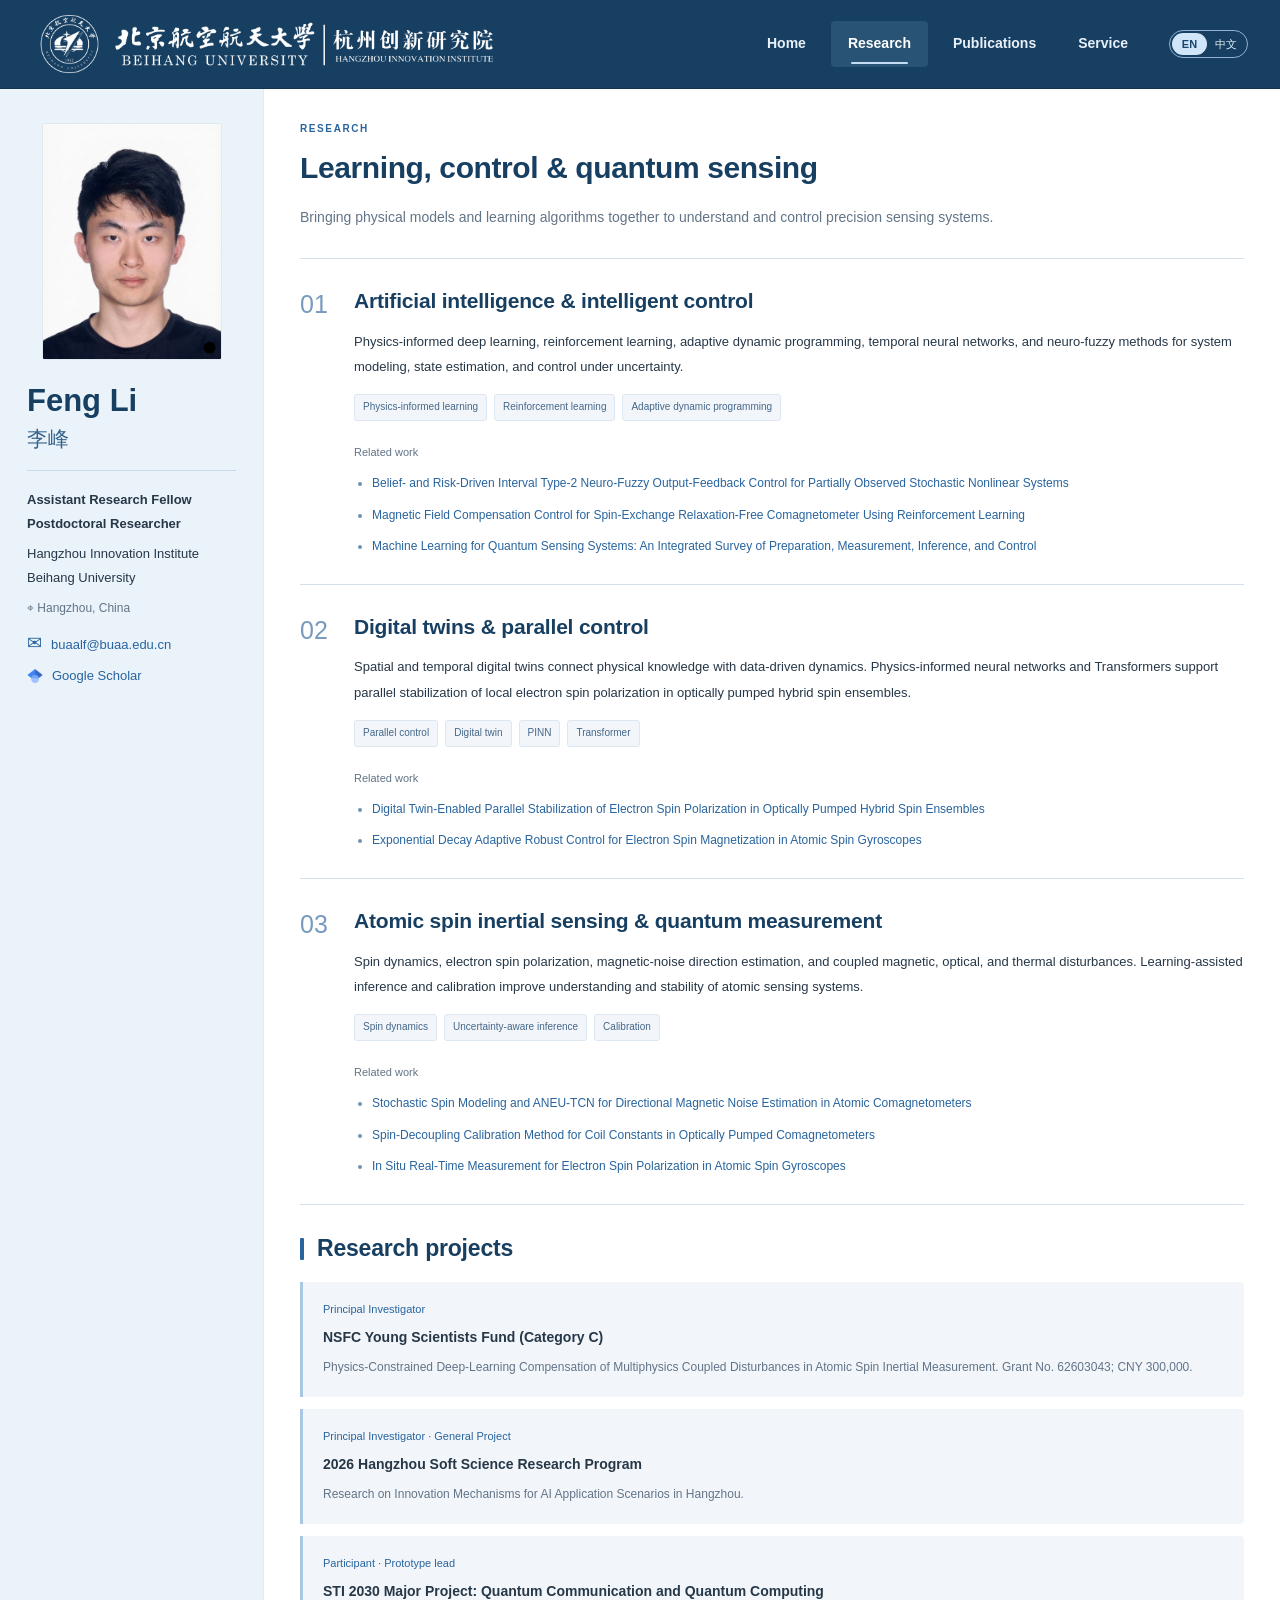
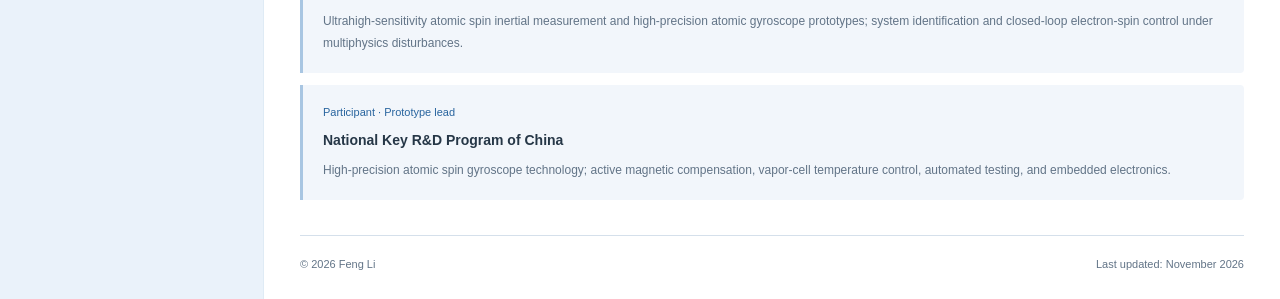
<file: research.html>
<!doctype html>
<html lang="en"><head><meta charset="utf-8"><meta name="viewport" content="width=device-width,initial-scale=1">
<title>Research | Feng Li</title><meta name="description" content="Feng Li (李峰), Assistant Research Fellow and Postdoctoral Researcher at Beihang University Hangzhou Innovation Institute. AI, intelligent control, and quantum precision sensing.">
<link rel="icon" href="assets/beihang-seal.jpg?v=5301e7c4b6" type="image/jpeg" sizes="451x451"><link rel="icon" href="assets/favicon.svg?v=5301e7c4b6" type="image/svg+xml" sizes="any"><link rel="stylesheet" href="assets/style.css?v=7f55d94847">
<script>try{document.documentElement.lang=localStorage.getItem('feng-li-language')==='zh'?'zh':'en'}catch{}</script>
<script defer src="assets/publications.js?v=6a8e5cdddd"></script><script defer src="assets/main.js?v=169845bc36"></script>
<meta property="og:title" content="Feng Li | Beihang University"><meta property="og:description" content="Artificial intelligence, intelligent control, and quantum precision sensing."><meta property="og:type" content="website"><meta property="og:image" content="https://fonx1997.github.io/assets/portrait.jpg">
<link rel="canonical" href="https://fonx1997.github.io/research.html"></head>
<body data-page="research"><a class="skip-link" href="#main"><span data-lang="en">Skip to content</span><span data-lang="zh">跳转到正文</span></a>
<header class="site-header"><div class="header-inner"><div class="institution-brands" role="group" aria-label="所属单位 / Affiliated institutions">
        <img class="institution-logo" src="assets/beihang-hzii-logo.png" width="2745" height="416" alt="">
        <a class="institution-link university-brand" href="https://www.buaa.edu.cn/" target="_blank" rel="noopener noreferrer" aria-label="北京航空航天大学 / Beihang University"></a>
        <a class="institution-link institute-brand" href="https://hzii.buaa.edu.cn/" target="_blank" rel="noopener noreferrer" aria-label="北京航空航天大学杭州创新研究院 / Beihang University Hangzhou Innovation Institute"></a>
      </div><nav aria-label="Main navigation"><a href="index.html" data-nav="home"><span data-lang="en">Home</span><span data-lang="zh">首页</span></a><a href="research.html" data-nav="research" aria-current="page"><span data-lang="en">Research</span><span data-lang="zh">研究方向</span></a><a href="publications.html" data-nav="publications"><span data-lang="en">Publications</span><span data-lang="zh">学术论文</span></a><a href="index.html#service" data-nav="service"><span data-lang="en">Service</span><span data-lang="zh">学术服务</span></a></nav>
<div class="language-switch" role="group" aria-label="Website language"><button type="button" data-set-language="en" aria-label="Read in English">EN</button><button type="button" data-set-language="zh" aria-label="切换为中文">中文</button></div></div></header>
<div class="site-layout"><aside class="profile" aria-label="Researcher profile"><div class="profile-inner">
      <a class="portrait-link" href="index.html" aria-label="Feng Li homepage"><img class="portrait" src="assets/portrait.jpg" width="180" height="237" alt="Feng Li / 李峰"></a>
      <a class="profile-name" href="index.html"><span data-lang="en">Feng Li <span class="name-zh">李峰</span></span><span data-lang="zh">李峰 <span class="name-zh">Feng Li</span></span></a>
      <p class="profile-role"><span data-lang="en">Assistant Research Fellow<br> Postdoctoral Researcher</span><span data-lang="zh">助理研究员（博士后）</span></p>
      <p class="profile-affiliation"><span data-lang="en">Hangzhou Innovation Institute<br> Beihang University</span><span data-lang="zh">北京航空航天大学<br> 杭州创新研究院</span></p>
      <p class="location"><span aria-hidden="true">⌖</span> <span data-lang="en">Hangzhou, China</span><span data-lang="zh">中国 · 杭州</span></p>
      <div class="profile-links">
        <a href="mailto:buaalf@buaa.edu.cn"><span aria-hidden="true">✉</span> buaalf@buaa.edu.cn</a>
        <a href="https://scholar.google.com.hk/citations?hl=zh-CN&amp;user=TNCvefQAAAAJ&amp;view_op=list_works&amp;sortby=pubdate" target="_blank" rel="noopener noreferrer" class="scholar-link"><img class="scholar-icon" src="assets/google-scholar.png" width="16" height="16" alt=""><span data-lang="en">Google Scholar</span><span data-lang="zh">谷歌学术</span></a>
      </div>
    </div></aside><div class="content-column">
<main id="main"><p class="eyebrow"><span data-lang="en">RESEARCH</span><span data-lang="zh">研究工作</span></p><h1><span data-lang="en">Learning, control & quantum sensing</span><span data-lang="zh">人工智能、控制与量子传感</span></h1><p class="page-intro"><span data-lang="en">Bringing physical models and learning algorithms together to understand and control precision sensing systems.</span><span data-lang="zh">融合物理模型与学习算法，理解并控制精密测量系统。</span></p><section class="research-direction"><span class="direction-number">01</span><div><h2><span data-lang="en">Artificial intelligence & intelligent control</span><span data-lang="zh">人工智能与智能控制</span></h2><p><span data-lang="en">Physics-informed deep learning, reinforcement learning, adaptive dynamic programming, temporal neural networks, and neuro-fuzzy methods for system modeling, state estimation, and control under uncertainty.</span><span data-lang="zh">研究物理约束深度学习、强化学习、自适应动态规划、时序神经网络和神经模糊方法，面向不确定系统开展建模、状态估计与智能控制。</span></p><div class="research-keywords"><span>Physics-informed learning</span><span>Reinforcement learning</span><span>Adaptive dynamic programming</span></div><p class="related-label"><span data-lang="en">Related work</span><span data-lang="zh">相关论文</span></p><ul class="related-work"><li><a href="publications.html#paper-tfs">Belief- and Risk-Driven Interval Type-2 Neuro-Fuzzy Output-Feedback Control for Partially Observed Stochastic Nonlinear Systems</a></li><li><a href="publications.html#paper-tim">Magnetic Field Compensation Control for Spin-Exchange Relaxation-Free Comagnetometer Using Reinforcement Learning</a></li><li><a href="publications.html#paper-tsmcs">Machine Learning for Quantum Sensing Systems: An Integrated Survey of Preparation, Measurement, Inference, and Control</a></li></ul></div></section><section class="research-direction"><span class="direction-number">02</span><div><h2><span data-lang="en">Digital twins & parallel control</span><span data-lang="zh">数字孪生与平行控制</span></h2><p><span data-lang="en">Spatial and temporal digital twins connect physical knowledge with data-driven dynamics. Physics-informed neural networks and Transformers support parallel stabilization of local electron spin polarization in optically pumped hybrid spin ensembles.</span><span data-lang="zh">结合物理知识与数据驱动动力学构建空间、时间数字孪生，利用物理信息神经网络与 Transformer，研究光抽运混合自旋系综中局域电子自旋极化的平行稳定控制。</span></p><div class="research-keywords"><span>Parallel control</span><span>Digital twin</span><span>PINN</span><span>Transformer</span></div><p class="related-label"><span data-lang="en">Related work</span><span data-lang="zh">相关论文</span></p><ul class="related-work"><li><a href="publications.html#paper-scis">Digital Twin-Enabled Parallel Stabilization of Electron Spin Polarization in Optically Pumped Hybrid Spin Ensembles</a></li><li><a href="publications.html#paper-cep">Exponential Decay Adaptive Robust Control for Electron Spin Magnetization in Atomic Spin Gyroscopes</a></li></ul></div></section><section class="research-direction"><span class="direction-number">03</span><div><h2><span data-lang="en">Atomic spin inertial sensing & quantum measurement</span><span data-lang="zh">原子自旋惯性测量与量子精密测量</span></h2><p><span data-lang="en">Spin dynamics, electron spin polarization, magnetic-noise direction estimation, and coupled magnetic, optical, and thermal disturbances. Learning-assisted inference and calibration improve understanding and stability of atomic sensing systems.</span><span data-lang="zh">围绕自旋动力学、电子自旋极化、磁噪声方向估计及磁、光、热耦合扰动，研究学习辅助的在线反演、系统校准与协同补偿，提升原子传感系统的稳定性。</span></p><div class="research-keywords"><span>Spin dynamics</span><span>Uncertainty-aware inference</span><span>Calibration</span></div><p class="related-label"><span data-lang="en">Related work</span><span data-lang="zh">相关论文</span></p><ul class="related-work"><li><a href="publications.html#paper-fr">Stochastic Spin Modeling and ANEU-TCN for Directional Magnetic Noise Estimation in Atomic Comagnetometers</a></li><li><a href="publications.html#paper-measurement">Spin-Decoupling Calibration Method for Coil Constants in Optically Pumped Comagnetometers</a></li><li><a href="publications.html#paper-iscience">In Situ Real-Time Measurement for Electron Spin Polarization in Atomic Spin Gyroscopes</a></li></ul></div></section><section id="projects"><div class="section-title"><h2><span data-lang="en">Research projects</span><span data-lang="zh">科研项目</span></h2></div><article class="project"><p class="role"><span data-lang="en">Principal Investigator</span><span data-lang="zh">主持</span></p><h3><span data-lang="en">NSFC Young Scientists Fund (Category C)</span><span data-lang="zh">国家自然科学基金青年科学基金项目（C 类）</span></h3><p><span data-lang="en">Physics-Constrained Deep-Learning Compensation of Multiphysics Coupled Disturbances in Atomic Spin Inertial Measurement. Grant No. 62603043; CNY 300,000.</span><span data-lang="zh">基于物理约束深度学习的原子自旋惯性测量多物理场耦合扰动补偿研究。项目编号 62603043，资助经费 30 万元。</span></p></article><article class="project"><p class="role"><span data-lang="en">Principal Investigator · General Project</span><span data-lang="zh">主持 · 一般项目</span></p><h3><span data-lang="en">2026 Hangzhou Soft Science Research Program</span><span data-lang="zh">2026 年度杭州市软科学研究项目</span></h3><p><span data-lang="en">Research on Innovation Mechanisms for AI Application Scenarios in Hangzhou.</span><span data-lang="zh">面向“人工智能+”的杭州场景应用创新机制研究。</span></p></article><article class="project"><p class="role"><span data-lang="en">Participant · Prototype lead</span><span data-lang="zh">参与 · 样机负责人</span></p><h3><span data-lang="en">STI 2030 Major Project: Quantum Communication and Quantum Computing</span><span data-lang="zh">科技创新 2030“量子通信与量子计算机”重大项目</span></h3><p><span data-lang="en">Ultrahigh-sensitivity atomic spin inertial measurement and high-precision atomic gyroscope prototypes; system identification and closed-loop electron-spin control under multiphysics disturbances.</span><span data-lang="zh">超高灵敏原子自旋惯性测量装置与高精度原子陀螺仪原理验证样机；承担系统辨识、多物理场扰动下电子自旋闭环控制及指标攻关。</span></p></article><article class="project"><p class="role"><span data-lang="en">Participant · Prototype lead</span><span data-lang="zh">参与 · 样机负责人</span></p><h3><span data-lang="en">National Key R&D Program of China</span><span data-lang="zh">国家重点研发计划</span></h3><p><span data-lang="en">High-precision atomic spin gyroscope technology; active magnetic compensation, vapor-cell temperature control, automated testing, and embedded electronics.</span><span data-lang="zh">高精度原子自旋陀螺仪技术；承担主动磁场补偿、气室温度控制、自动化测试软件、嵌入式电路及指标攻关。</span></p></article></section></main><footer><span>© 2026 Feng Li</span><span><span data-lang="en">Last updated: November 2026</span><span data-lang="zh">更新于 2026 年 11 月</span></span></footer></div></div>
<dialog id="bibtex-dialog" aria-labelledby="bibtex-title"><div class="dialog-heading"><h2 id="bibtex-title">BibTeX</h2><button id="close-bibtex" class="close-button" type="button" aria-label="Close BibTeX">×</button></div><p id="bibtex-paper-title"></p><pre id="bibtex-code" tabindex="0"></pre><div class="dialog-actions"><a id="download-bibtex" download>Download .bib</a><button class="primary-button" id="copy-bibtex" type="button"><span data-lang="en">Copy BibTeX</span><span data-lang="zh">复制 BibTeX</span></button></div><p id="copy-status" class="copy-status" role="status" aria-live="polite"></p></dialog>
</body></html>
</file>
<file: assets/style.css>
:root {
  --navy: #173f61;
  --blue: #28649e;
  --blue-hover: #1b507f;
  --ink: #263747;
  --muted: #627487;
  --line: #d5e0eb;
  --pale: #eaf2fa;
  --soft: #f2f6fb;
  --sans: -apple-system, BlinkMacSystemFont, 'Segoe UI', 'PingFang SC', 'Microsoft YaHei', sans-serif;
}
* { box-sizing: border-box; }
html { scroll-behavior: smooth; scroll-padding-top: 115px; }
body { margin: 0; color: var(--ink); background: white; font: 15px/1.85 var(--sans); -webkit-font-smoothing: antialiased; }
html[lang=en] [data-lang=zh], html[lang=zh] [data-lang=en], [hidden] { display: none !important; }
a { color: var(--blue); text-decoration: none; text-underline-offset: 4px; }
a:hover { text-decoration: underline; }
button, input, select { font: inherit; }
button { cursor: pointer; }
a, button { -webkit-tap-highlight-color: transparent; }
a:focus-visible, button:focus-visible, input:focus-visible, select:focus-visible, pre:focus-visible { outline: 3px solid #82b6e6; outline-offset: 4px; }
h1, h2, h3, p { margin: 0; }
h1, h2 { color: var(--navy); font-weight: 650; line-height: 1.45; }
h1 { font-size: 30px; margin-bottom: 15px; letter-spacing: -.4px; }
h2 { font-size: 23px; letter-spacing: -.2px; }
h3 { font-size: 16px; line-height: 1.65; font-weight: 600; }
p + p { margin-top: 12px; }
strong { font-weight: 600; }
img { max-width: 100%; }
sup { font-size: .7em; }
.site-header { position: sticky; top: 0; z-index: 20; background: var(--navy); border-bottom: 1px solid #113450; color: white; }
.header-inner { display: flex; align-items: center; gap: 24px; max-width: 1360px; min-height: 88px; padding: 8px 32px; margin: auto; }
.institution-brands { position: relative; width: 470px; max-width: 100%; flex-shrink: 0; }
.institution-logo { display: block; width: 100%; height: auto; }
.institution-link { position: absolute; top: 0; bottom: 0; border-radius: 3px; }
.institution-link:hover { background: #ffffff06; }
.university-brand { left: 0; width: 62%; }
.institute-brand { right: 0; width: 38%; }
.site-header nav { display: flex; align-items: stretch; gap: 8px; margin-left: auto; }
.site-header nav a { display: flex; align-items: center; justify-content: center; position: relative; padding: 10px 17px; color: #e8f1fa; font-size: 14px; font-weight: 550; white-space: nowrap; border-radius: 4px; transition: background .18s; }
.site-header nav a:hover { text-decoration: none; background: #244f74; color: white; }
.site-header nav a[aria-current] { background: #285374; color: white; }
.site-header nav a[aria-current]::after { content: ''; position: absolute; left: 20px; right: 20px; bottom: 3px; height: 2px; background: #c5ddf4; border-radius: 2px; }
.language-switch { display: flex; padding: 2px; border: 1px solid #90b2d0; border-radius: 18px; flex-shrink: 0; }
.language-switch button { min-width: 35px; padding: 2px 8px; font-size: 11px; line-height: 1.7; border: 0; border-radius: 14px; background: transparent; color: #e4eff9; }
.language-switch button[aria-pressed=true] { background: #d1e5f8; color: #17476f; font-weight: 650; }
.site-layout { display: grid; grid-template-columns: 264px minmax(0, 1fr); max-width: 1360px; min-height: calc(100vh - 88px); margin: auto; }
.profile { background: var(--pale); border-right: 1px solid #dfebf5; min-width: 0; }
.profile-inner { position: sticky; top: 88px; padding: 34px 27px 38px; }
.portrait-link { display: block; width: 180px; max-width: 100%; margin: 0 auto 22px; }
.portrait { display: block; width: 180px; height: auto; aspect-ratio: 1696/2234; object-fit: cover; border: 1px solid #e0e9f2; border-radius: 2px; }
.profile-name { display: block; color: var(--navy); font-size: 31px; font-weight: 650; line-height: 1.25; }
.profile-name:hover { text-decoration: none; }
.name-zh { display: block; color: #35638b; font: 400 21px/1.5 var(--sans); margin-top: 2px; }
.profile-role { border-top: 1px solid #c8d9e9; padding-top: 17px; font-size: 13px; font-weight: 550; line-height: 1.8; margin-top: 16px; }
.profile-affiliation { font-size: 13px; line-height: 1.8; margin-top: 7px; }
.location { color: var(--muted); font-size: 12px; margin-top: 8px; }
.profile-links { display: grid; gap: 7px; font-size: 13px; margin-top: 14px; }
.profile-links a { display: flex; align-items: baseline; gap: 9px; overflow-wrap: anywhere; }
.profile-links span[aria-hidden] { font-size: 18px; line-height: 1; flex-shrink: 0; }
.scholar-icon { display: block; width: 16px; height: 16px; object-fit: contain; flex-shrink: 0; align-self: center; }
.content-column { min-width: 0; padding: 31px 36px 25px; }
section { padding-top: 27px; margin-top: 27px; border-top: 1px solid var(--line); scroll-margin-top: 110px; }
section:first-child { margin-top: 0; padding-top: 0; border-top: 0; }
.section-title { display: flex; align-items: baseline; justify-content: space-between; gap: 16px; margin-bottom: 17px; }
.section-title h1, .section-title h2 { position: relative; padding-left: 17px; margin-bottom: 0; font-size: 23px; }
.section-title h1::before, .section-title h2::before { position: absolute; content: ''; top: .24em; bottom: .24em; left: 0; width: 4px; border-radius: 1px; background: var(--blue); }
.section-title > a { flex-shrink: 0; font-size: 12px; font-weight: 500; }
#about p { font-size: 14px; line-height: 1.95; }
.home-directions { display: grid; gap: 7px; padding-left: 20px; margin: 0; font-size: 14px; }
.home-directions li { padding-left: 3px; }
.home-directions li::marker { color: var(--blue); }
.section-note { color: var(--muted); font-size: 12px; margin: -3px 0 7px; }
.publication { position: relative; padding: 22px 0; margin: 0; border-bottom: 1px solid var(--line); scroll-margin-top: 112px; overflow-wrap: anywhere; }
.publication-topline { display: flex; align-items: center; flex-wrap: wrap; gap: 8px; margin-bottom: 9px; }
.publication-year { background: #e5eef8; color: #285b8e; padding: 0 9px; border-radius: 3px; font-size: 12px; font-weight: 550; line-height: 1.9; font-variant-numeric: tabular-nums; }
.role { color: var(--muted); font-size: 11px; line-height: 1.8; }
.badge { font-size: 10px; line-height: 1.8; padding: 1px 7px; border-radius: 3px; background: #eef3fa; color: #315d88; }
.badge.top { color: #214f7d; background: #e6effa; }
.badge.cited { color: #2f654e; background: #edf5ee; }
.badge.accepted { color: #7a6033; background: #f7f2e7; }
.publication h3 { font-size: 15px; font-weight: 600; line-height: 1.75; margin-bottom: 7px; }
.publication h3 a { color: #193d5c; }
.publication h3 a:hover { color: var(--blue); }
.authors { font-size: 12px; line-height: 1.9; color: var(--muted); margin: 0 0 6px; }
.authors strong { color: var(--navy); }
.journal { font-size: 12px; line-height: 1.9; color: #3c536b; margin: 0; }
.journal i { font-weight: 500; }
.metrics { color: #4f6a85; font-size: 11px; white-space: nowrap; }
.publication-doi { font-size: 11px; color: var(--muted); line-height: 1.8; margin: 6px 0 0; }
.publication-actions { display: flex; align-items: center; gap: 9px; margin-top: 12px; }
.publication-actions > a, .text-button { display: inline-flex; align-items: center; justify-content: center; min-width: 79px; min-height: 30px; padding: 3px 12px; border: 1px solid var(--blue); border-radius: 4px; background: white; color: var(--blue); font: 12px/1.7 var(--sans); transition: background .18s; }
.publication-actions .paper-button { background: var(--blue); color: white; }
.publication-actions > a:hover { text-decoration: none; background: var(--blue-hover); border-color: var(--blue-hover); }
.text-button:hover { background: #eaf2fa; }
.timeline { display: grid; gap: 18px; list-style: none; padding: 0; margin: 0; }
.timeline li { display: grid; grid-template-columns: 115px minmax(0,1fr); gap: 20px; }
.timeline li > div { border-left: 2px solid #d3e2f0; padding-left: 18px; }
.timeline-date { color: var(--muted); font-size: 12px; line-height: 1.9; }
.timeline h3 { font-size: 14px; }
.timeline p { font-size: 12px; color: var(--muted); margin-top: 3px; }
.service-list { display: grid; gap: 12px; padding-left: 20px; margin: 0; font-size: 13px; line-height: 1.95; }
.service-list li { padding-left: 3px; }
.service-list li::marker { color: var(--blue); }
footer { display: flex; flex-wrap: wrap; justify-content: space-between; gap: 8px 20px; margin-top: 35px; padding-top: 18px; border-top: 1px solid var(--line); font-size: 11px; color: var(--muted); }
.eyebrow { margin-bottom: 7px; color: var(--blue); font-size: 10px; font-weight: 600; letter-spacing: 1.6px; }
.page-intro { font-size: 14px; color: var(--muted); line-height: 1.95; max-width: 760px; }
.research-keywords { display: flex; flex-wrap: wrap; gap: 7px; margin-top: 15px; color: #456788; font-size: 10px; }
.research-keywords span { padding: 3px 8px; border: 1px solid #dde7f1; border-radius: 3px; background: var(--soft); }
.research-direction { display: grid; grid-template-columns: 35px minmax(0,1fr); gap: 19px; padding-bottom: 0; }
.direction-number { color: #779abe; font: 500 25px/1.5 var(--sans); }
.research-direction h2 { font-size: 21px; margin-bottom: 12px; }
.research-direction p { font-size: 13px; line-height: 1.95; }
.research-direction .related-label { font-size: 11px; color: var(--muted); margin-top: 21px; }
.related-work { display: grid; gap: 9px; padding-left: 18px; margin: 9px 0 0; }
.related-work li { font-size: 12px; line-height: 1.85; }
.related-work li::marker { color: #7193b2; }
.project { padding: 18px 20px; margin-bottom: 12px; background: var(--soft); border-left: 3px solid #a9c6e2; border-radius: 0 4px 4px 0; }
.project .role { color: var(--blue); margin-bottom: 6px; }
.project h3 { font-size: 14px; margin-bottom: 7px; }
.project > p:last-child { font-size: 12px; color: var(--muted); line-height: 1.9; }
.publication-summary { display: flex; flex-wrap: wrap; gap: 10px; margin-top: 19px; font-size: 12px; color: #315d88; }
.publication-summary > span { padding: 4px 10px; border: 1px solid #dae6f2; border-radius: 4px; background: var(--soft); }
.publication-toolbar { display: flex; gap: 12px; margin-top: 24px; }
.search-label { min-width: 0; flex: 1; }
.publication-toolbar input, .publication-toolbar select { width: 100%; height: 43px; padding: 9px 12px; border: 1px solid #c8d8e7; border-radius: 4px; background: white; color: var(--ink); font-size: 12px; }
.publication-toolbar input::placeholder { color: #7b8d9e; }
.publication-toolbar select { min-width: 125px; cursor: pointer; }
.publication-list-info { display: flex; align-items: center; justify-content: space-between; gap: 12px; margin-top: 14px; padding-bottom: 14px; border-bottom: 1px solid var(--line); color: var(--muted); font-size: 12px; }
.publication-footnote { font-size: 11px; color: var(--muted); line-height: 1.9; margin-top: 22px; }
#no-results { margin: 30px 0; color: var(--muted); font-size: 13px; }
dialog { width: min(740px,calc(100% - 28px)); max-height: 86vh; padding: 26px; border: 1px solid #cbdbe9; border-radius: 8px; color: var(--ink); background: white; box-shadow: 0 20px 65px #12345433; }
dialog::backdrop { background: #12304b66; }
.dialog-heading { display: flex; align-items: center; justify-content: space-between; margin-bottom: 10px; }
.dialog-heading h2 { font-size: 24px; }
.close-button { padding: 3px 8px; border: 0; background: transparent; color: var(--muted); font-size: 28px; line-height: 1; }
#bibtex-paper-title { margin-bottom: 17px; color: var(--muted); font-size: 12px; line-height: 1.8; }
#bibtex-code { max-height: 43vh; overflow: auto; overflow-wrap: anywhere; white-space: pre-wrap; padding: 17px; margin: 0; border: 1px solid #e0e8f1; border-radius: 4px; background: var(--soft); font: 11px/1.85 ui-monospace, SFMono-Regular, Consolas, monospace; }
.dialog-actions { display: flex; align-items: center; justify-content: space-between; gap: 15px; margin-top: 19px; font-size: 12px; }
.primary-button { padding: 9px 16px; border: 1px solid var(--blue); border-radius: 4px; color: white; background: var(--blue); font-size: 12px; }
.primary-button:hover { background: var(--blue-hover); }
.copy-status { margin-top: 10px; min-height: 18px; color: #356349; font-size: 11px; }
.skip-link { position: fixed; top: -100px; left: 15px; z-index: 100; padding: 8px 15px; background: white; border: 1px solid var(--blue); }
.skip-link:focus { top: 10px; }
.visually-hidden { position: absolute; width: 1px; height: 1px; padding: 0; margin: -1px; overflow: hidden; clip: rect(0,0,0,0); white-space: nowrap; border: 0; }
@media (max-width: 1100px) {
  .header-inner { gap: 17px; padding: 13px 24px; }
  .institution-brands { width: 410px; }
  .site-header nav { gap: 3px; }
  .site-header nav a { font-size: 13px; padding: 10px 12px; }
  .site-layout { grid-template-columns: 235px minmax(0,1fr); }
  .profile-inner { padding: 30px 22px; }
  .profile-links { font-size: 12px; }
  .content-column { padding: 28px; }
}
@media (min-width: 821px) and (max-width: 960px) {
  .institution-brands { width: 330px; }
  .header-inner { gap: 14px; }
  .site-header nav a { padding-left: 10px; padding-right: 10px; }
}
@media (max-width: 820px) {
  html { scroll-padding-top: 18px; }
  .site-header { position: static; }
  .header-inner { display: grid; grid-template-columns: minmax(0,1fr) auto; gap: 16px 12px; padding: 17px 22px 0; }
  .institution-brands { width: 100%; }
  .site-header nav { grid-column: 1/-1; grid-row: 2; justify-content: space-between; width: 100%; gap: 3px; margin: 0; }
  .site-header nav a { flex: 1; font-size: 13px; padding: 12px 8px 14px; border-radius: 4px 4px 0 0; }
  .site-header nav a[aria-current]::after { bottom: 0; }
  .language-switch { justify-self: end; }
  .site-layout { display: block; }
  .profile { border-right: 0; border-bottom: 1px solid #d5e4f2; }
  .profile-inner { position: static; display: grid; grid-template-columns: 105px minmax(0,1fr); gap: 0 22px; padding: 25px 23px; }
  .portrait-link { width: 105px; grid-column: 1; grid-row: 1/6; margin: 0; }
  .portrait { width: 105px; }
  .profile-name { grid-column: 2; grid-row: 1; font-size: 27px; }
  .name-zh { display: inline; margin-left: 8px; font-size: 17px; }
  .profile-role { grid-column: 2; grid-row: 2; border: 0; padding: 0; margin-top: 7px; font-size: 12px; }
  .profile-role br { display: none; }
  .profile-affiliation { grid-column: 2; grid-row: 3; font-size: 11px; margin-top: 5px; }
  .profile-affiliation br { display: none; }
  .location { grid-column: 2; grid-row: 4; font-size: 11px; margin-top: 4px; }
  .profile-links { grid-column: 2; grid-row: 5; font-size: 11px; margin-top: 5px; }
  .profile-links a { gap: 6px; }
  .profile-links span[aria-hidden] { font-size: 14px; }
  .content-column { padding: 27px 23px 22px; }
  h1 { font-size: 26px; }
  .section-title h1, .section-title h2 { font-size: 21px; }
  .section-title > a { font-size: 11px; }
  #about p { font-size: 13px; }
  section { padding-top: 23px; margin-top: 23px; scroll-margin-top: 20px; }
  .home-directions { font-size: 13px; }
  .section-note { font-size: 11px; }
  .publication { padding: 19px 0; scroll-margin-top: 20px; }
  .publication h3 { font-size: 14px; }
  .publication-topline { gap: 6px; }
  .publication-year { font-size: 11px; padding: 0 7px; }
  .badge { font-size: 9px; padding: 1px 5px; }
  .role { font-size: 10px; }
  .authors, .journal { font-size: 11px; }
  .metrics { font-size: 10px; }
  .publication-doi { font-size: 10px; }
  .publication-actions > a, .text-button { min-height: 32px; font-size: 11px; }
  .timeline li { grid-template-columns: 83px minmax(0,1fr); gap: 12px; }
  .timeline li > div { padding-left: 13px; }
  .timeline-date { font-size: 10px; }
  .timeline h3 { font-size: 12px; }
  .timeline p { font-size: 11px; }
  .service-list { font-size: 12px; }
  .page-intro { font-size: 13px; }
  .research-direction { grid-template-columns: 27px minmax(0,1fr); gap: 12px; }
  .direction-number { font-size: 22px; }
  .research-direction h2 { font-size: 19px; }
  .research-direction p { font-size: 12px; }
  .project { padding: 15px 16px; }
  .project h3 { font-size: 13px; }
  .project > p:last-child { font-size: 11px; }
  .publication-summary { font-size: 11px; }
  .publication-toolbar { gap: 9px; }
  .publication-toolbar input { font-size: 11px; }
  .publication-toolbar select { min-width: 105px; font-size: 11px; padding-left: 9px; }
  .publication-list-info { font-size: 10px; }
  footer { font-size: 10px; }
  dialog { padding: 20px; }
}
@media (max-width: 380px) {
  .header-inner { padding: 14px 15px 0; gap: 14px 9px; }
  .language-switch button { min-width: 29px; padding: 2px 5px; font-size: 10px; }
  .site-header nav a { padding-left: 5px; padding-right: 5px; font-size: 11px; }
  .profile-inner { grid-template-columns: 83px minmax(0,1fr); gap: 0 16px; padding: 21px 17px; }
  .portrait-link, .portrait { width: 83px; }
  .profile-name { font-size: 24px; }
  .name-zh { font-size: 14px; margin-left: 5px; }
  .profile-role { font-size: 11px; margin-top: 5px; }
  .profile-affiliation { font-size: 10px; }
  .profile-links { font-size: 10px; }
  .content-column { padding: 24px 17px 20px; }
  .section-title h1, .section-title h2 { font-size: 20px; }
  .section-title { gap: 10px; }
}
@media (max-height: 780px) and (min-width: 821px) {
  .profile-inner { position: static; }
}
@media (prefers-reduced-motion: reduce) { html { scroll-behavior: auto; } * { transition: none !important; } }
@media print {
  body { background: white; }
  .site-header, .profile, footer, .publication-toolbar, .publication-list-info, .publication-actions, .skip-link { display: none; }
  .site-layout { display: block; max-width: none; }
  .content-column { padding: 0; }
  section { break-inside: avoid; }
  .publication { break-inside: avoid; }
  a { color: inherit; }
  dialog { display: none; }
}
</file>
